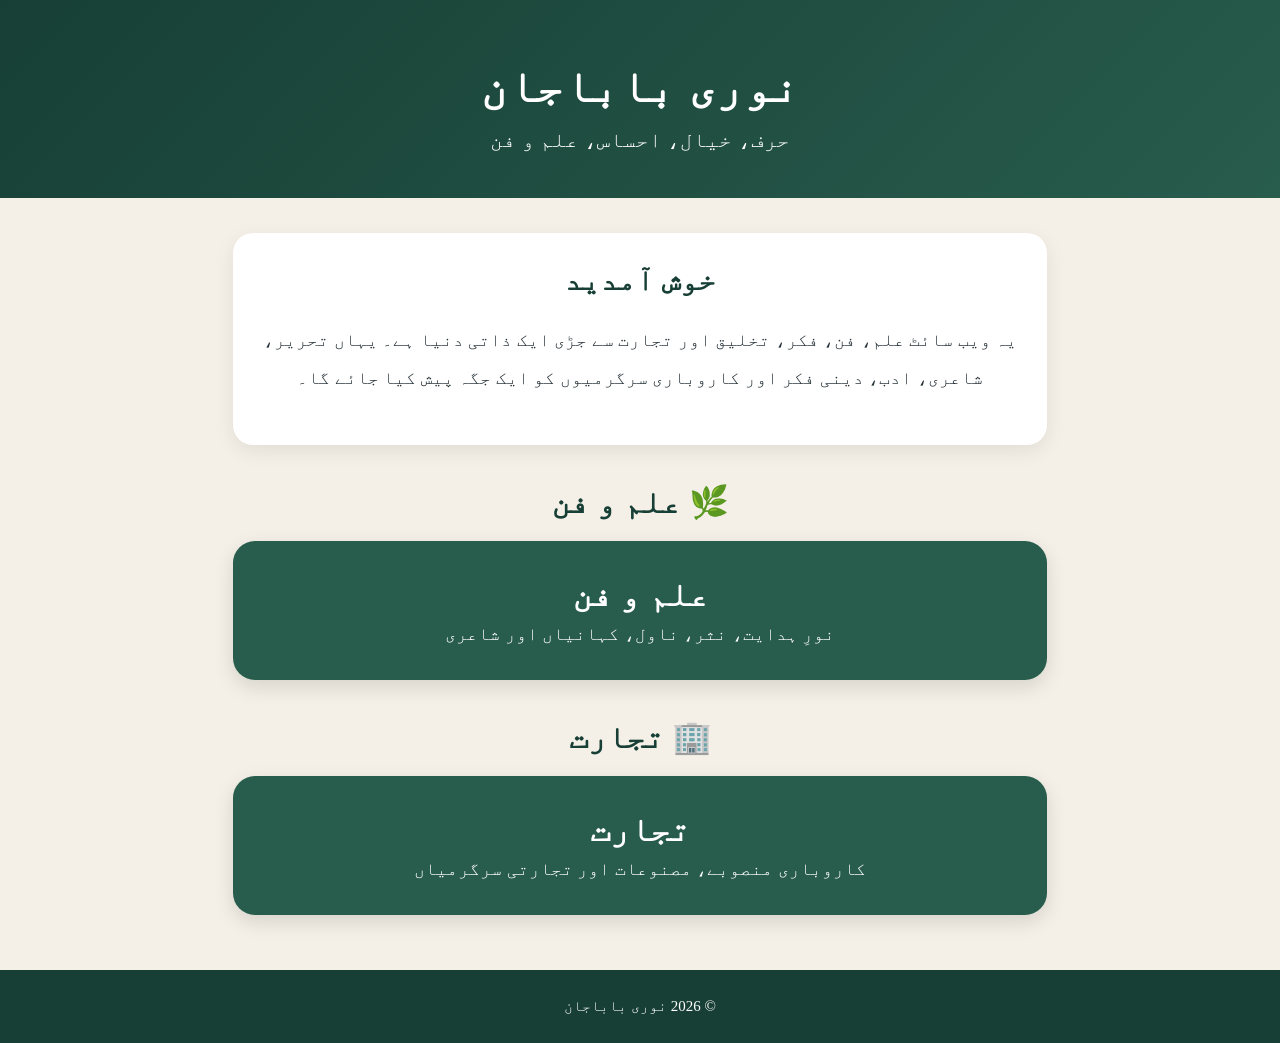
<file: index.html>
<!DOCTYPE html>
<html lang="ur" dir="rtl">

<head>
    <meta charset="UTF-8">
    <meta name="viewport" content="width=device-width, initial-scale=1.0">

    <title>نوری باباجان</title>

    <meta name="description"
        content="نوری باباجان — علم و فن اور تجارت کی ایک ذاتی ویب دنیا">

    <style>
        * {
            box-sizing: border-box;
        }

        body {
            margin: 0;
            background: #f4f0e7;
            color: #263238;
            font-family: "Noto Nastaliq Urdu", "Jameel Noori Nastaleeq", serif;
            text-align: center;
        }

        header {
            background: linear-gradient(135deg, #173f35, #285c4d);
            color: white;
            padding: 60px 20px 45px;
        }

        header h1 {
            margin: 0;
            font-size: 46px;
        }

        header p {
            margin: 15px 0 0;
            font-size: 21px;
        }

        .container {
            max-width: 850px;
            margin: 35px auto;
            padding: 0 18px;
        }

        .welcome {
            background: white;
            padding: 30px 22px;
            border-radius: 20px;
            box-shadow: 0 6px 20px rgba(0, 0, 0, 0.08);
            margin-bottom: 35px;
        }

        .welcome h2 {
            margin-top: 0;
            color: #173f35;
            font-size: 30px;
        }

        .welcome p {
            font-size: 18px;
            line-height: 2.1;
        }

        .section-title {
            color: #173f35;
            font-size: 32px;
            margin: 38px 0 20px;
        }

        .main-card {
            display: block;
            text-decoration: none;
            color: white;
            background: #285c4d;
            padding: 35px 20px;
            margin: 20px 0;
            border-radius: 22px;
            box-shadow: 0 7px 20px rgba(0, 0, 0, 0.12);
        }

        .main-card h2 {
            margin: 0 0 10px;
            font-size: 34px;
        }

        .main-card p {
            margin: 0;
            font-size: 18px;
        }

        footer {
            margin-top: 55px;
            padding: 28px 20px;
            background: #173f35;
            color: white;
            font-size: 15px;
        }

        @media (max-width: 600px) {
            header h1 {
                font-size: 38px;
            }

            header p {
                font-size: 18px;
            }

            .main-card h2 {
                font-size: 29px;
            }
        }
    </style>
</head>

<body>

    <header>
        <h1>نوری باباجان</h1>
        <p>حرف، خیال، احساس، علم و فن</p>
    </header>

    <main class="container">

        <section class="welcome">
            <h2>خوش آمدید</h2>

            <p>
                یہ ویب سائٹ علم، فن، فکر، تخلیق اور تجارت سے جڑی
                ایک ذاتی دنیا ہے۔
                یہاں تحریر، شاعری، ادب، دینی فکر اور کاروباری سرگرمیوں
                کو ایک جگہ پیش کیا جائے گا۔
            </p>
        </section>


        <h2 class="section-title">🌿 علم و فن</h2>

        <a href="ilm-o-fun/" class="main-card">
            <h2>علم و فن</h2>
            <p>نورِ ہدایت، نثر، ناول، کہانیاں اور شاعری</p>
        </a>


        <h2 class="section-title">🏢 تجارت</h2>

        <a href="tijarat/" class="main-card">
            <h2>تجارت</h2>
            <p>کاروباری منصوبے، مصنوعات اور تجارتی سرگرمیاں</p>
        </a>

    </main>


    <footer>
        © 2026 نوری باباجان
    </footer>

</body>

</html>
</file>
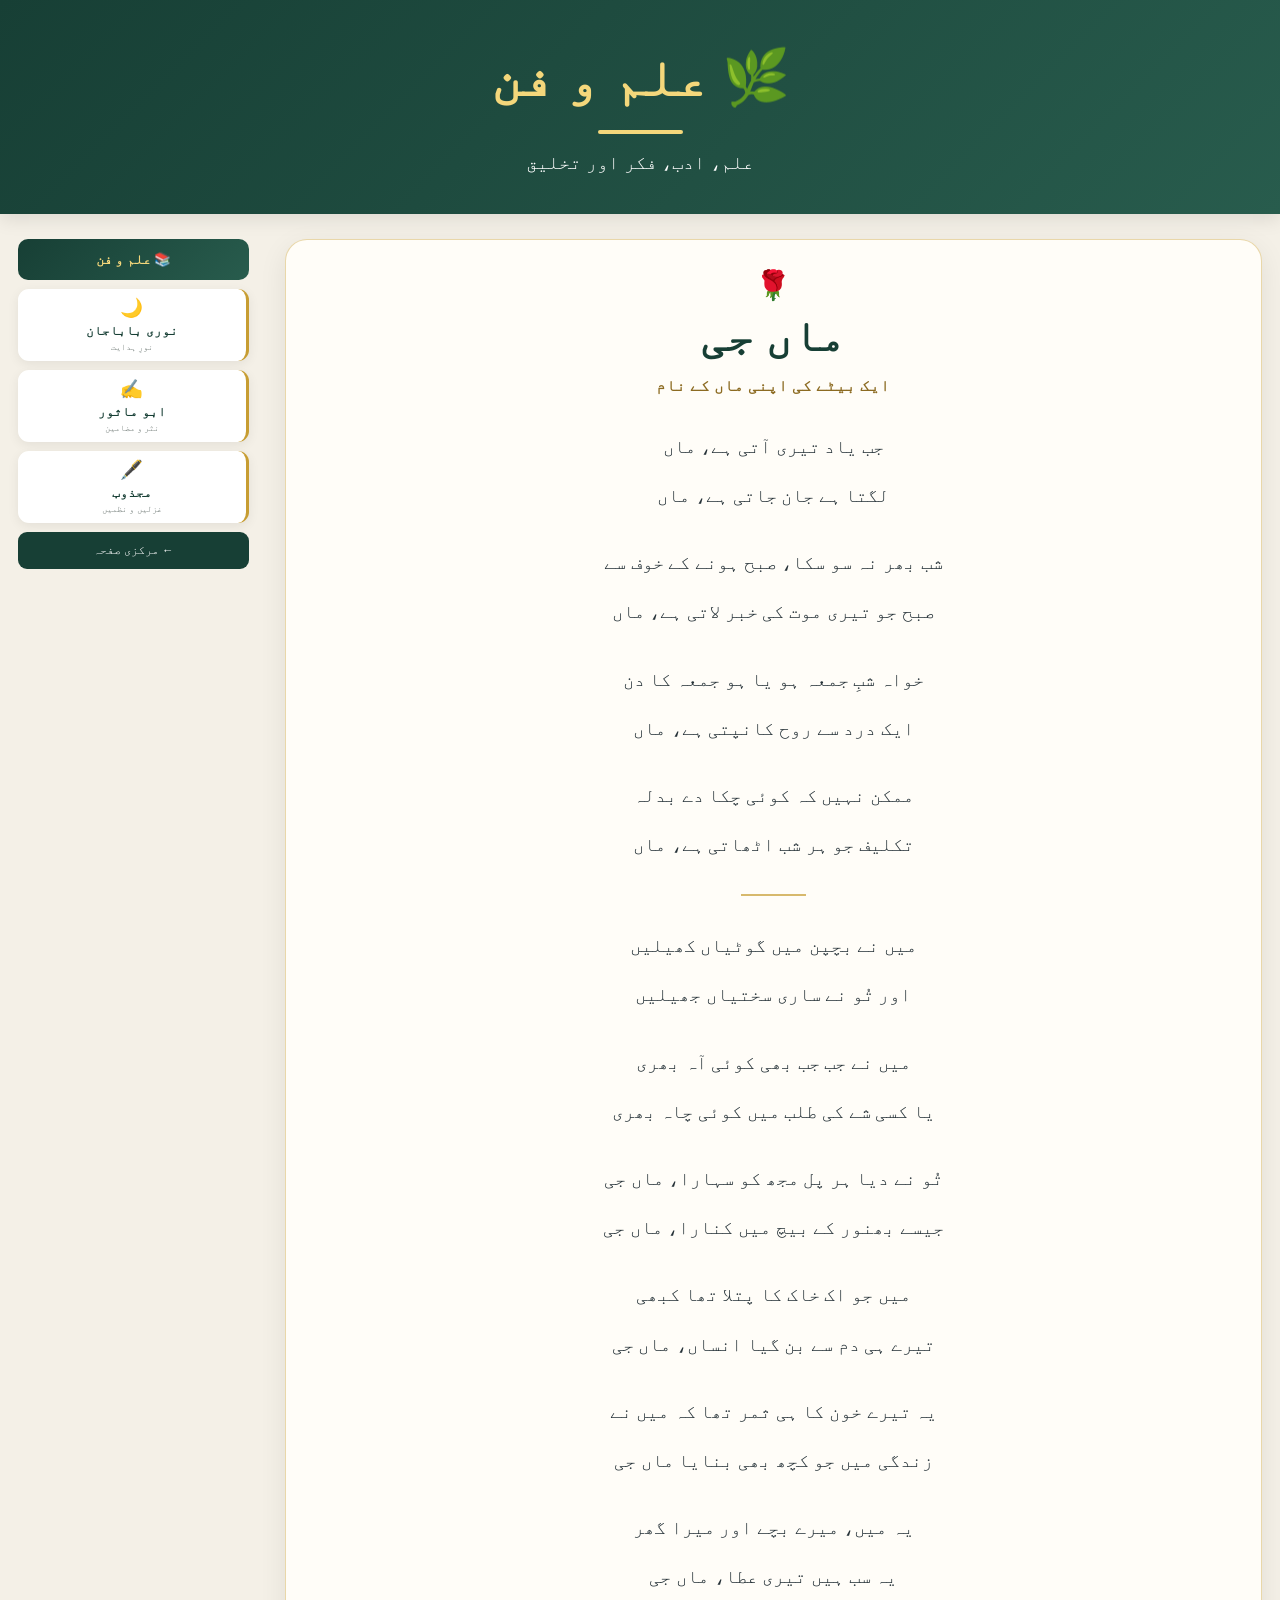
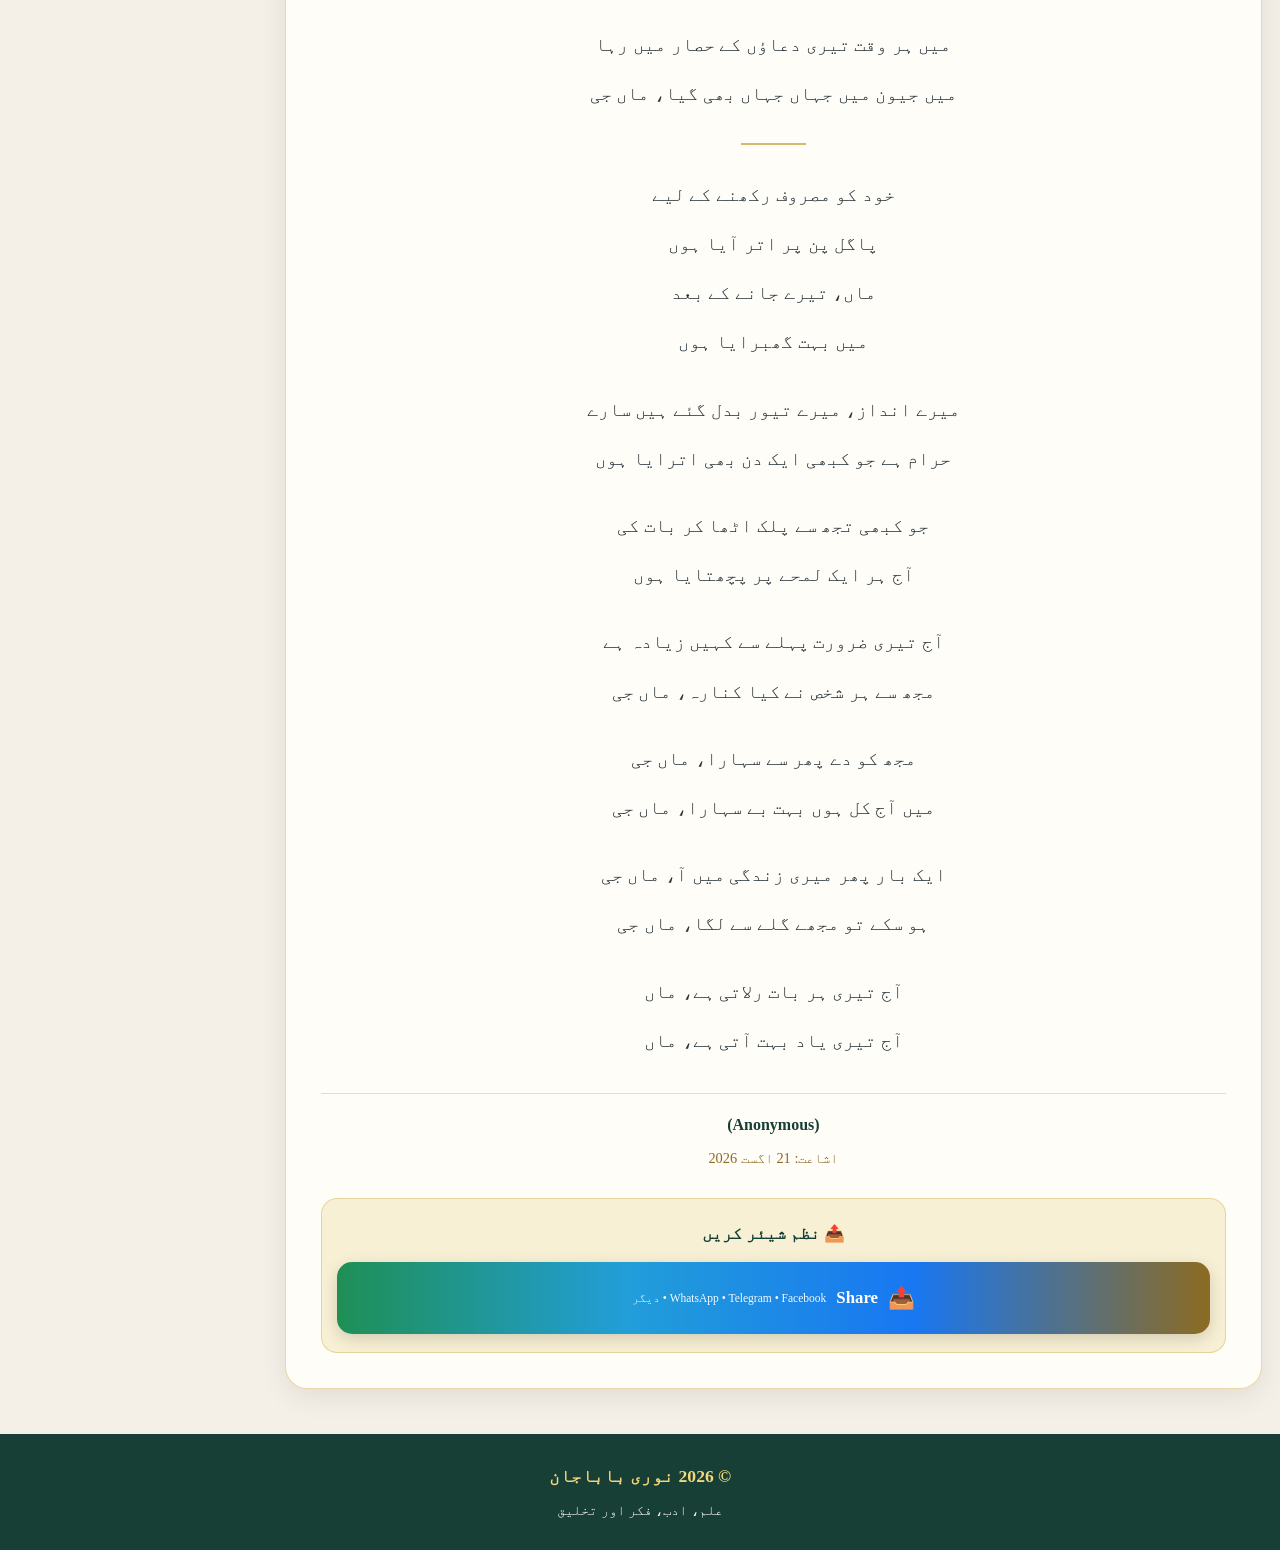
<file: ilm-o-fun/index.html>
<!DOCTYPE html>
<html lang="ur" dir="rtl">

<head>

<meta charset="UTF-8">

<meta name="viewport"
      content="width=device-width, initial-scale=1.0">

<title>علم و فن — نوری باباجان</title>

<meta name="description"
      content="علم و فن — علم، ادب، فکر اور تخلیقی اظہار">

<style>

/* =========================
   بنیادی انداز
========================= */

* {
    box-sizing: border-box;
}

html {
    scroll-behavior: smooth;
}

body {
    margin: 0;
    background: #f4f0e7;
    color: #263238;

    font-family:
        "Noto Nastaliq Urdu",
        "Jameel Noori Nastaleeq",
        serif;

    line-height: 2;
}


/* =========================
   HEADER
========================= */

header {
    background:
        linear-gradient(
            135deg,
            #173f35,
            #285c4d
        );

    color: white;
    text-align: center;

    padding: 38px 20px 32px;

    box-shadow:
        0 5px 18px rgba(0,0,0,.10);
}

header h1 {
    margin: 0;

    color: #f4d77b;

    font-size:
        clamp(2rem, 6vw, 3.4rem);

    line-height: 1.5;
}

header p {
    margin: 5px 0 0;

    color: white;

    font-size:
        clamp(.95rem, 2.5vw, 1.2rem);
}

.gold-line {
    width: 85px;
    height: 4px;

    margin: 10px auto;

    background: #f4d77b;

    border-radius: 20px;
}


/* =========================
   MAIN 20 / 80 LAYOUT
========================= */

.main-layout {

    width: 100%;

    max-width: 1450px;

    margin: 25px auto 45px;

    padding: 0 18px;

    display: grid;

    /*
       بائیں 80%
       دائیں 20%
    */

    grid-template-columns:
        80%
        20%;

    gap: 0;

    align-items: start;
}


/* =========================
   نظم — 80%
========================= */

.poem-column {

    width: 100%;

    padding-left: 18px;
}


/* =========================
   نظم کا اصل باکس
========================= */

.poem-area {

    width: 100%;

    background: #fffdf8;

    border:
        1px solid
        rgba(199,157,50,.40);

    border-radius: 22px;

    padding:
        28px 35px 35px;

    box-shadow:
        0 8px 28px
        rgba(0,0,0,.08);
}


/* =========================
   عنوان
========================= */

.poem-header {

    text-align: center;

    margin-bottom: 20px;
}

.poem-symbol {

    font-size: 1.8rem;

    line-height: 1.2;
}

.poem-header h2 {

    margin: 0;

    color: #173f35;

    font-size:
        clamp(1.9rem, 4vw, 2.8rem);

    line-height: 1.5;
}

.poem-header p {

    margin: 0;

    color: #8c6b22;

    font-size: 1rem;

    font-weight: bold;
}


/* =========================
   نظم — READ ONLY
========================= */

.poem {

    max-width: 900px;

    margin: auto;

    text-align: center;

    font-size:
        clamp(.95rem, 1.8vw, 1.16rem);

    line-height: 2.65;

    user-select: text;
}

.poem p {
    margin:
        0 0 18px;
}


/* =========================
   Separator
========================= */

.separator {

    width: 65px;

    height: 2px;

    margin:
        25px auto;

    background: #c79d32;

    opacity: .7;
}


/* =========================
   کریڈٹ
========================= */

.poem-credit {

    margin-top: 28px;

    padding-top: 15px;

    border-top:
        1px solid #e5dcc9;

    text-align: center;
}

.poem-credit strong {

    color: #173f35;

    font-size: 1rem;
}

.poem-date {

    margin-top: 3px;

    color: #8c6b22;

    font-size: .9rem;
}


/* =========================
   SHARE SECTION
========================= */

.share-box {

    margin-top: 25px;

    padding:
        18px 15px;

    background: #f8f0d4;

    border-radius: 16px;

    border:
        1px solid
        rgba(199,157,50,.35);

    text-align: center;
}

.share-title {

    margin: 0 0 12px;

    color: #173f35;

    font-size: 1.05rem;

    font-weight: bold;
}


/* =========================
   MULTI-COLOR SHARE BUTTON
========================= */

.multi-share-button {

    width: 100%;

    min-height: 72px;

    padding: 10px 15px;

    border: none;

    border-radius: 15px;

    cursor: pointer;

    color: white;

    font-family: inherit;

    background:
        linear-gradient(
            90deg,
            #1f8f55 0%,
            #229ed9 33%,
            #1877f2 66%,
            #8c6b22 100%
        );

    box-shadow:
        0 5px 16px
        rgba(0,0,0,.15);

    display: flex;

    align-items: center;

    justify-content: center;

    gap: 10px;

    transition:
        transform .18s ease,
        box-shadow .18s ease;
}

.multi-share-button:hover {

    transform:
        translateY(-2px);

    box-shadow:
        0 8px 22px
        rgba(0,0,0,.20);
}

.multi-share-button:active {

    transform:
        translateY(0);
}

.multi-share-button span {

    font-size: 1.35rem;
}

.multi-share-button strong {

    font-size: 1.05rem;
}

.multi-share-button small {

    font-size: .72rem;

    opacity: .95;
}


/* =========================
   دائیں طرف 20% TABS
========================= */

.tabs-column {

    width: 100%;

    padding-right: 18px;

    position: sticky;

    top: 15px;
}

.tabs {

    width: 100%;

    display: flex;

    flex-direction: column;

    gap: 9px;
}


/* =========================
   Tabs heading
========================= */

.tabs-title {

    background:
        linear-gradient(
            135deg,
            #173f35,
            #285c4d
        );

    color: #f4d77b;

    padding:
        7px 4px;

    border-radius: 10px;

    text-align: center;

    font-size: .85rem;

    font-weight: bold;
}


/* =========================
   Individual Tabs
========================= */

.tab {

    display: block;

    width: 100%;

    min-height: 72px;

    padding:
        8px 5px;

    background: #ffffff;

    color: #263238;

    text-decoration: none;

    text-align: center;

    border-right:
        3px solid #c79d32;

    border-radius: 11px;

    box-shadow:
        0 3px 12px
        rgba(0,0,0,.07);

    transition:
        transform .18s ease,
        box-shadow .18s ease;
}

.tab:hover {

    transform:
        translateX(-3px);

    box-shadow:
        0 6px 16px
        rgba(0,0,0,.11);
}

.tab-icon {

    display: block;

    font-size: 1.15rem;

    line-height: 1.3;
}

.tab-title {

    display: block;

    color: #173f35;

    font-size: .82rem;

    font-weight: bold;

    line-height: 1.5;
}

.tab-description {

    display: block;

    color: #66716d;

    font-size: .55rem;

    line-height: 1.4;
}


/* =========================
   مرکزی صفحہ
========================= */

.back {

    display: block;

    width: 100%;

    padding: 7px 4px;

    background: #173f35;

    color: white;

    text-decoration: none;

    text-align: center;

    border-radius: 9px;

    font-size: .72rem;
}


/* =========================
   FOOTER
========================= */

footer {

    background: #173f35;

    color: white;

    text-align: center;

    padding: 25px 15px;
}

.footer-brand {

    color: #f4d77b;

    font-size: 1.1rem;

    font-weight: bold;
}

footer p {

    margin: 3px 0 0;

    font-size: .85rem;
}


/* =========================
   TABLET / MOBILE
========================= */

@media (max-width: 900px) {

    .main-layout {

        grid-template-columns:
            80%
            20%;

        padding:
            0 8px;
    }

    .poem-column {

        padding-left: 10px;
    }

    .tabs-column {

        padding-right: 10px;
    }

    .poem-area {

        padding:
            24px 20px 30px;
    }

    .tab {

        min-height: 65px;

        padding:
            6px 3px;
    }

    .tab-icon {

        font-size: 1rem;
    }

    .tab-title {

        font-size: .72rem;
    }

    .tab-description {

        font-size: .48rem;
    }
}


/* =========================
   MOBILE
========================= */

@media (max-width: 600px) {

    .main-layout {

        display: grid;

        grid-template-columns:
            80%
            20%;

        padding:
            0 5px;

        margin-top: 15px;
    }

    .poem-column {

        padding-left: 6px;
    }

    .tabs-column {

        padding-right: 6px;
    }

    .poem-area {

        padding:
            20px 9px 25px;

        border-radius: 15px;
    }

    .poem {

        font-size: .86rem;

        line-height: 2.35;
    }

    .poem-header h2 {

        font-size: 1.65rem;
    }

    .poem-header p {

        font-size: .78rem;
    }

    .tab {

        min-height: 58px;

        border-right:
            2px solid #c79d32;

        border-radius: 8px;
    }

    .tab-icon {

        font-size: .85rem;
    }

    .tab-title {

        font-size: .62rem;

        line-height: 1.35;
    }

    .tab-description {

        display: none;
    }

    .tabs-title {

        font-size: .62rem;

        padding: 5px 2px;
    }

    .back {

        font-size: .55rem;

        padding:
            5px 2px;
    }

    .multi-share-button {

        min-height: 62px;

        padding: 8px 8px;

        gap: 6px;
    }

    .multi-share-button strong {

        font-size: .9rem;
    }

    .multi-share-button small {

        font-size: .58rem;
    }
}


/* =========================
   انتہائی چھوٹی اسکرین
========================= */

@media (max-width: 380px) {

    .main-layout {

        grid-template-columns:
            80%
            20%;
    }

    .poem {

        font-size: .79rem;

        line-height: 2.2;
    }

    .poem-area {

        padding:
            17px 7px 22px;
    }

    .tab {

        min-height: 52px;
    }

    .tab-icon {

        font-size: .75rem;
    }

    .tab-title {

        font-size: .55rem;
    }

    .tabs-title {

        font-size: .52rem;
    }

    .back {

        font-size: .48rem;
    }

    .multi-share-button {

        min-height: 55px;

        padding: 6px 4px;

        gap: 4px;
    }

    .multi-share-button span {

        font-size: .9rem;
    }

    .multi-share-button strong {

        font-size: .65rem;
    }

    .multi-share-button small {

        display: none;
    }
}

</style>

</head>


<body>


<!-- =========================
     HEADER
========================= -->

<header>

    <h1>
        🌿 علم و فن
    </h1>

    <div class="gold-line"></div>

    <p>
        علم، ادب، فکر اور تخلیق
    </p>

</header>



<!-- =========================
     MAIN 80 / 20
========================= -->

<main class="main-layout">


    <!-- =====================
         بائیں 80%
    ====================== -->

    <section class="poem-column">

        <article class="poem-area">


            <div class="poem-header">

                <div class="poem-symbol">
                    🌹
                </div>

                <h2>
                    ماں جی
                </h2>

                <p>
                    ایک بیٹے کی اپنی ماں کے نام
                </p>

            </div>



            <!-- نظم Read Only -->

            <div class="poem">


                <p>
                    جب یاد تیری آتی ہے، ماں<br>
                    لگتا ہے جان جاتی ہے، ماں
                </p>


                <p>
                    شب بھر نہ سو سکا، صبح ہونے کے خوف سے<br>
                    صبح جو تیری موت کی خبر لاتی ہے، ماں
                </p>


                <p>
                    خواہ شبِ جمعہ ہو یا ہو جمعہ کا دن<br>
                    ایک درد سے روح کانپتی ہے، ماں
                </p>


                <p>
                    ممکن نہیں کہ کوئی چکا دے بدلہ<br>
                    تکلیف جو ہر شب اٹھاتی ہے، ماں
                </p>


                <div class="separator"></div>


                <p>
                    میں نے بچپن میں گوٹیاں کھیلیں<br>
                    اور تُو نے ساری سختیاں جھیلیں
                </p>


                <p>
                    میں نے جب جب بھی کوئی آہ بھری<br>
                    یا کسی شے کی طلب میں کوئی چاہ بھری
                </p>


                <p>
                    تُو نے دیا ہر پل مجھ کو سہارا، ماں جی<br>
                    جیسے بھنور کے بیچ میں کنارا، ماں جی
                </p>


                <p>
                    میں جو اک خاک کا پتلا تھا کبھی<br>
                    تیرے ہی دم سے بن گیا انساں، ماں جی
                </p>


                <p>
                    یہ تیرے خون کا ہی ثمر تھا کہ میں نے<br>
                    زندگی میں جو کچھ بھی بنایا ماں جی
                </p>


                <p>
                    یہ میں، میرے بچے اور میرا گھر<br>
                    یہ سب ہیں تیری عطا، ماں جی
                </p>


                <p>
                    میں ہر وقت تیری دعاؤں کے حصار میں رہا<br>
                    میں جیون میں جہاں جہاں بھی گیا، ماں جی
                </p>


                <div class="separator"></div>


                <p>
                    خود کو مصروف رکھنے کے لیے<br>
                    پاگل پن پر اتر آیا ہوں<br>
                    ماں، تیرے جانے کے بعد<br>
                    میں بہت گھبرایا ہوں
                </p>


                <p>
                    میرے انداز، میرے تیور بدل گئے ہیں سارے<br>
                    حرام ہے جو کبھی ایک دن بھی اترایا ہوں
                </p>


                <p>
                    جو کبھی تجھ سے پلک اٹھا کر بات کی<br>
                    آج ہر ایک لمحے پر پچھتایا ہوں
                </p>


                <p>
                    آج تیری ضرورت پہلے سے کہیں زیادہ ہے<br>
                    مجھ سے ہر شخص نے کیا کنارہ، ماں جی
                </p>


                <p>
                    مجھ کو دے پھر سے سہارا، ماں جی<br>
                    میں آج کل ہوں بہت بے سہارا، ماں جی
                </p>


                <p>
                    ایک بار پھر میری زندگی میں آ، ماں جی<br>
                    ہو سکے تو مجھے گلے سے لگا، ماں جی
                </p>


                <p>
                    آج تیری ہر بات رلاتی ہے، ماں<br>
                    آج تیری یاد بہت آتی ہے، ماں
                </p>


            </div>



            <!-- =====================
                 CREDIT
            ====================== -->

            <div class="poem-credit">

                <strong>
                    (Anonymous)
                </strong>

                <div class="poem-date">
                    اشاعت: 21 اگست 2026
                </div>

            </div>



            <!-- =====================
                 SINGLE SHARE
            ====================== -->

            <div class="share-box">

                <div class="share-title">
                    📤 نظم شیئر کریں
                </div>


                <button
                    type="button"
                    class="multi-share-button"
                    onclick="sharePoem()"
                >

                    <span>
                        📤
                    </span>

                    <strong>
                        Share
                    </strong>

                    <small>
                        WhatsApp • Telegram • Facebook • دیگر
                    </small>

                </button>

            </div>


        </article>

    </section>



    <!-- =====================
         دائیں 20%
    ====================== -->

    <aside class="tabs-column">

        <nav class="tabs">


            <div class="tabs-title">
                📚 علم و فن
            </div>


            <a
                href="noor-hidayat/"
                class="tab"
            >

                <span class="tab-icon">
                    🌙
                </span>

                <span class="tab-title">
                    نوری باباجان
                </span>

                <span class="tab-description">
                    نورِ ہدایت
                </span>

            </a>


            <a
                href="abu-masoor/"
                class="tab"
            >

                <span class="tab-icon">
                    ✍️
                </span>

                <span class="tab-title">
                    ابو ماثور
                </span>

                <span class="tab-description">
                    نثر و مضامین
                </span>

            </a>


            <a
                href="majzoob/"
                class="tab"
            >

                <span class="tab-icon">
                    🖋️
                </span>

                <span class="tab-title">
                    مجذوب
                </span>

                <span class="tab-description">
                    غزلیں و نظمیں
                </span>

            </a>


            <a
                href="../"
                class="back"
            >
                ← مرکزی صفحہ
            </a>


        </nav>

    </aside>


</main>



<!-- =========================
     FOOTER
========================= -->

<footer>

    <div class="footer-brand">
        © 2026 نوری باباجان
    </div>

    <p>
        علم، ادب، فکر اور تخلیق
    </p>

</footer>



<script>

/* =========================
   UNIVERSAL SHARE
   Native Share → WhatsApp Fallback
========================= */

async function sharePoem() {

    const title =
        document.querySelector(".poem-header h2")
            .innerText
            .trim();

    const subtitle =
        document.querySelector(".poem-header p")
            .innerText
            .trim();

    const poem =
        document.querySelector(".poem")
            .innerText
            .trim();

    const credit =
        document.querySelector(".poem-credit strong")
            .innerText
            .trim();

    const date =
        document.querySelector(".poem-date")
            .innerText
            .trim();

    const pageLink =
        window.location.href;


    /* =========================
       مکمل Share Text
    ========================= */

    const shareText =

        "🌹 " +
        title +

        "\n" +

        subtitle +

        "\n\n" +

        poem +

        "\n\n" +

        credit +

        "\n" +

        date +

        "\n\n" +

        "📚 علم و فن — نوری باباجان";


    /* =========================
       Native Mobile Share
    ========================= */

    if (navigator.share) {

        try {

            await navigator.share({

                title:
                    title +
                    " — " +
                    subtitle,

                text:
                    shareText,

                url:
                    pageLink

            });

            return;

        }

        catch (error) {

            /*
               اگر صارف Share Sheet بند کردے
               تو کچھ نہیں ہوگا۔
            */

            if (
                error.name ===
                "AbortError"
            ) {

                return;

            }

        }

    }


    /* =========================
       WhatsApp Fallback
    ========================= */

    const whatsappURL =

        "https://wa.me/?text=" +

        encodeURIComponent(

            shareText +

            "\n\n" +

            pageLink

        );


    window.open(

        whatsappURL,

        "_blank",

        "noopener,noreferrer"

    );

}

</script>


</body>

   </html>
</file>
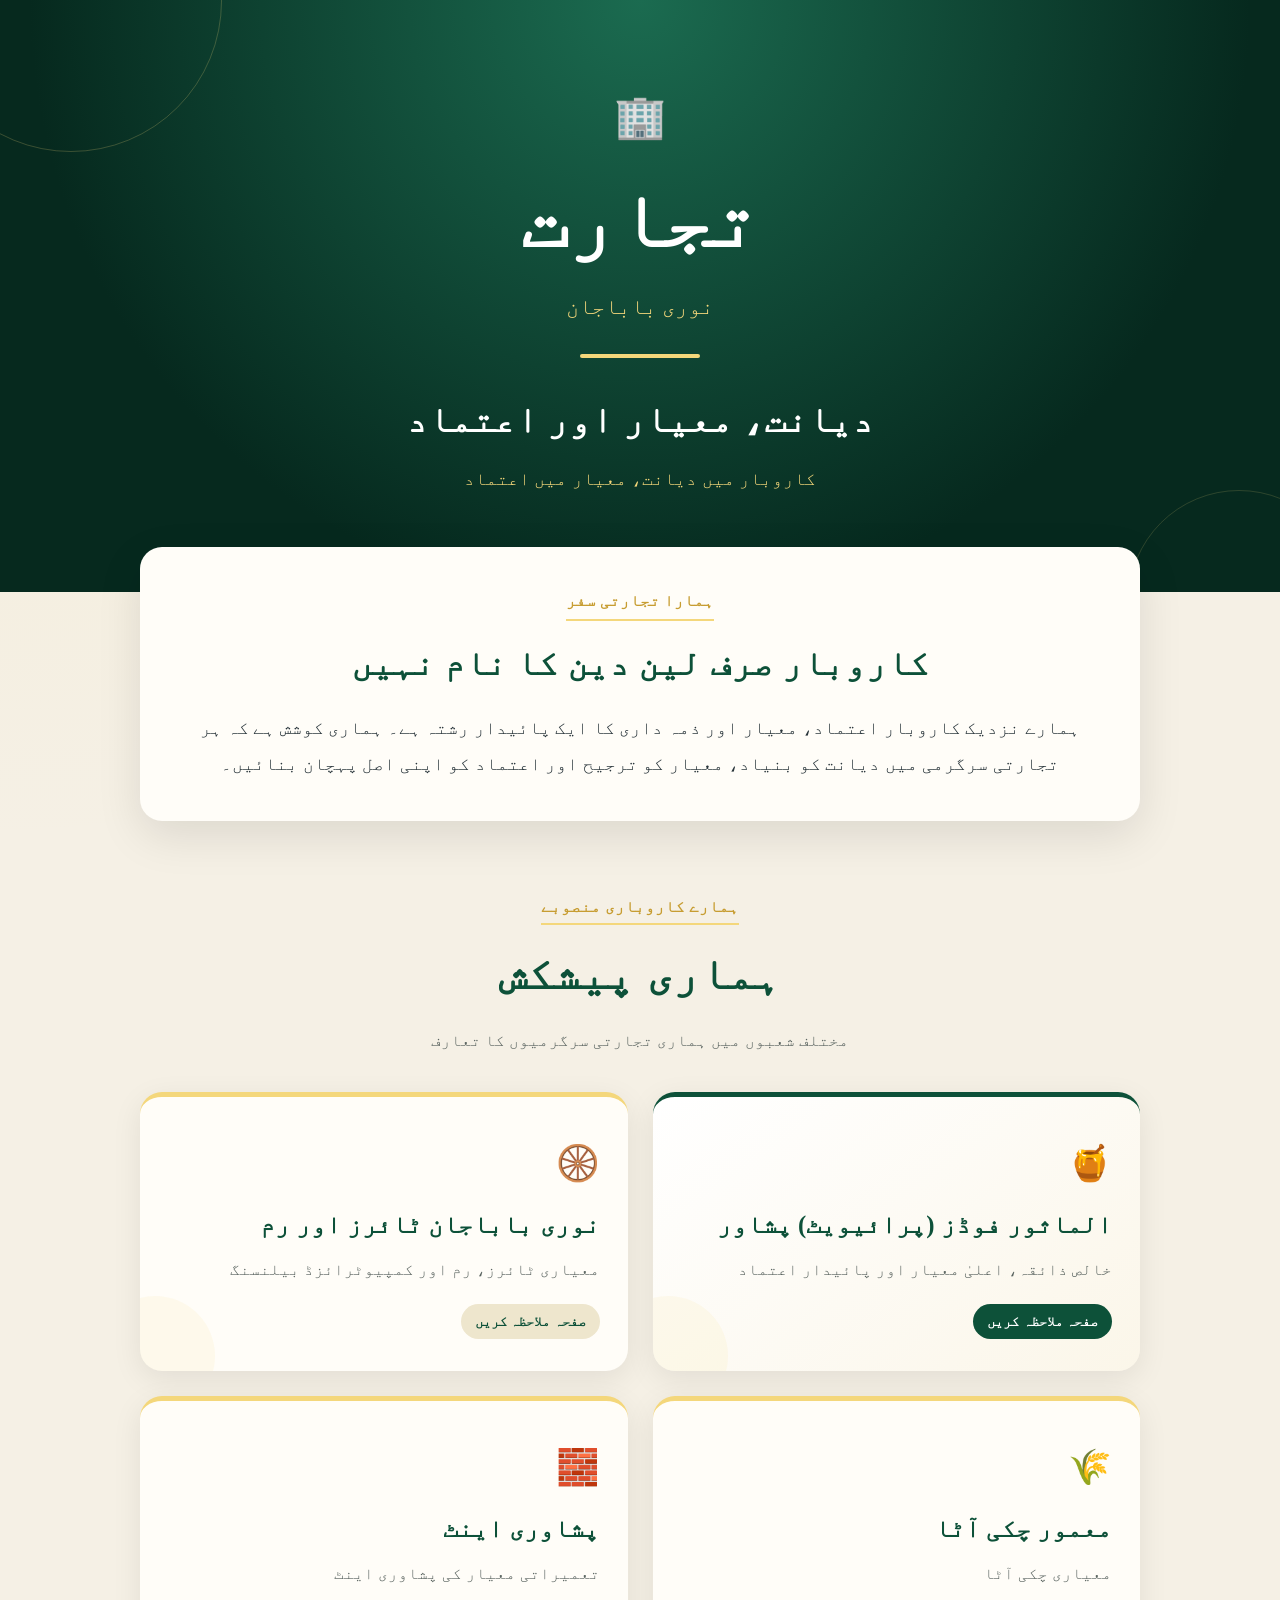
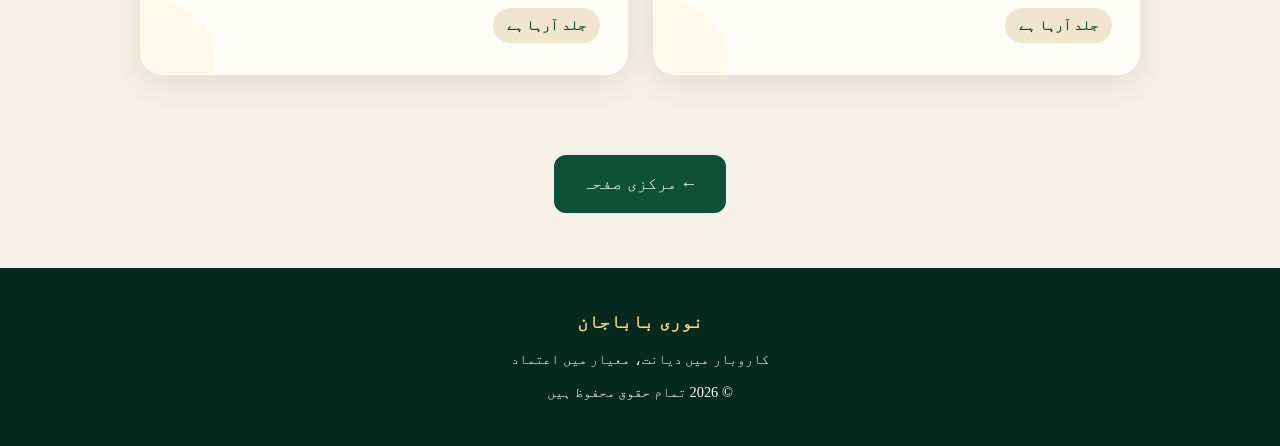
<file: tijarat/index.html>
<!DOCTYPE html>
<html lang="ur" dir="rtl">

<head>
    <meta charset="UTF-8">
    <meta name="viewport" content="width=device-width, initial-scale=1.0">

    <title>تجارت — نوری باباجان</title>

    <meta name="description"
        content="نوری باباجان — تجارت، کاروباری منصوبوں اور معیاری مصنوعات کا تعارف۔">

    <style>

        :root {
            --green-dark: #06291e;
            --green: #0d5139;
            --green-light: #1b6b50;

            --gold: #f4d77b;
            --gold-dark: #c79d32;

            --cream: #f5f0e5;
            --paper: #fffdf8;
            --text: #263238;

            --radius: 22px;
            --max-width: 1000px;
        }


        * {
            box-sizing: border-box;
        }


        html {
            scroll-behavior: smooth;
        }


        body {
            margin: 0;

            background:
                radial-gradient(
                    circle at top left,
                    rgba(244, 215, 123, .12),
                    transparent 35%
                ),
                var(--cream);

            color: var(--text);

            font-family:
                "Noto Nastaliq Urdu",
                "Jameel Noori Nastaleeq",
                serif;

            line-height: 2;

            text-align: right;
        }


        /* HERO */

        header {
            position: relative;

            overflow: hidden;

            background:
                radial-gradient(
                    circle at top,
                    var(--green-light),
                    var(--green-dark) 70%
                );

            color: white;

            padding: 75px 20px 95px;

            text-align: center;
        }


        header::before {
            content: "";

            position: absolute;

            width: 300px;
            height: 300px;

            border: 1px solid rgba(244, 215, 123, .22);

            border-radius: 50%;

            top: -150px;
            left: -80px;
        }


        header::after {
            content: "";

            position: absolute;

            width: 220px;
            height: 220px;

            border: 1px solid rgba(244, 215, 123, .16);

            border-radius: 50%;

            bottom: -120px;
            right: -70px;
        }


        .hero-content {
            position: relative;

            z-index: 2;

            max-width: 850px;

            margin: auto;
        }


        .hero-icon {
            font-size: 42px;

            margin-bottom: 5px;
        }


        header h1 {
            margin: 0;

            font-size: clamp(3rem, 8vw, 5rem);

            line-height: 1.4;

            font-weight: 800;
        }


        header .subtitle {
            margin: 10px 0 0;

            color: var(--gold);

            font-size: 1.35rem;
        }


        .gold-line {
            width: 120px;
            height: 4px;

            margin: 25px auto;

            background: var(--gold);

            border-radius: 20px;
        }


        .tagline {
            margin: 0;

            font-size: clamp(1.5rem, 4vw, 2.3rem);

            font-weight: 700;
        }


        .tagline-small {
            margin: 5px 0 0;

            color: var(--gold);

            font-size: 1.1rem;
        }


        /* MAIN */

        .container {
            width: min(100% - 36px, var(--max-width));

            margin-inline: auto;
        }


        .intro {
            position: relative;

            margin-top: -45px;

            z-index: 5;

            background: var(--paper);

            padding: 38px 35px;

            border-radius: var(--radius);

            box-shadow:
                0 15px 45px rgba(0, 0, 0, .10);

            text-align: center;
        }


        .intro-label {
            display: inline-block;

            color: var(--gold-dark);

            font-weight: 700;

            border-bottom: 2px solid var(--gold);

            padding-bottom: 2px;
        }


        .intro h2 {
            margin: 8px 0 12px;

            color: var(--green);

            font-size: clamp(1.6rem, 4vw, 2.2rem);
        }


        .intro p {
            margin: 0;

            font-size: 1.12rem;
        }


        /* BUSINESS SECTION */

        .business-section {
            padding: 70px 0;
        }


        .section-heading {
            text-align: center;

            margin-bottom: 35px;
        }


        .section-heading span {
            display: inline-block;

            color: var(--gold-dark);

            font-weight: 700;

            border-bottom: 2px solid var(--gold);
        }


        .section-heading h2 {
            margin: 5px 0;

            color: var(--green);

            font-size: clamp(2rem, 5vw, 2.8rem);
        }


        .section-heading p {
            margin: 0;

            font-size: 1rem;

            color: #59635f;
        }


        /* CARDS */

        .business-grid {
            display: grid;

            grid-template-columns:
                repeat(2, 1fr);

            gap: 25px;
        }


        .business-card {
            position: relative;

            display: block;

            overflow: hidden;

            background: var(--paper);

            color: var(--text);

            text-decoration: none;

            padding: 32px 28px;

            min-height: 210px;

            border-radius: var(--radius);

            border-top: 5px solid var(--gold);

            box-shadow:
                0 8px 30px rgba(0, 0, 0, .08);

            transition:
                transform .2s ease,
                box-shadow .2s ease;
        }


        .business-card:hover {
            transform: translateY(-6px);

            box-shadow:
                0 16px 38px rgba(0, 0, 0, .13);
        }


        .business-card::after {
            content: "";

            position: absolute;

            width: 120px;
            height: 120px;

            border-radius: 50%;

            background: rgba(244, 215, 123, .10);

            left: -45px;
            bottom: -45px;
        }


        .business-icon {
            font-size: 35px;

            margin-bottom: 5px;
        }


        .business-card h3 {
            margin: 0 0 8px;

            color: var(--green);

            font-size: 1.55rem;

            line-height: 1.7;
        }


        .business-card p {
            margin: 0;

            font-size: 1rem;

            color: #59635f;
        }


        .active-card {
            border-top-color: var(--green);

            background:
                linear-gradient(
                    145deg,
                    #ffffff,
                    #fbf6e9
                );
        }


        .active-card .status {
            background: var(--green);

            color: white;
        }


        .status {
            display: inline-block;

            margin-top: 18px;

            padding: 4px 14px;

            border-radius: 30px;

            background: #eee6cd;

            color: var(--green);

            font-size: .85rem;

            font-weight: 700;
        }


        /* BACK BUTTON */

        .back-wrapper {
            text-align: center;

            padding: 10px 0 55px;
        }


        .back {
            display: inline-block;

            padding: 12px 28px;

            background: var(--green);

            color: white;

            text-decoration: none;

            border-radius: 12px;

            font-size: 1.05rem;

            transition: background .2s ease;
        }


        .back:hover {
            background: var(--green-light);
        }


        /* FOOTER */

        footer {
            background: var(--green-dark);

            color: white;

            padding: 35px 20px;

            text-align: center;
        }


        .footer-brand {
            color: var(--gold);

            font-size: 1.2rem;

            font-weight: 700;
        }


        footer p {
            margin: 4px 0;

            font-size: .9rem;
        }


        /* MOBILE */

        @media (max-width: 700px) {

            header {
                padding: 60px 18px 80px;
            }


            header h1 {
                font-size: 3rem;
            }


            .hero-icon {
                font-size: 35px;
            }


            .tagline {
                font-size: 1.5rem;
            }


            .intro {
                padding: 30px 22px;

                margin-top: -35px;
            }


            .business-section {
                padding: 50px 0;
            }


            .business-grid {
                grid-template-columns: 1fr;
            }


            .business-card {
                min-height: auto;

                padding: 28px 24px;
            }

        }


        @media (max-width: 400px) {

            .container {
                width: min(100% - 24px, var(--max-width));
            }


            header h1 {
                font-size: 2.5rem;
            }


            .intro p {
                font-size: 1rem;
            }


            .business-card h3 {
                font-size: 1.35rem;
            }

        }

    </style>

</head>


<body>


<header>

    <div class="hero-content">

        <div class="hero-icon">
            🏢
        </div>

        <h1>
            تجارت
        </h1>

        <div class="subtitle">
            نوری باباجان
        </div>

        <div class="gold-line"></div>

        <p class="tagline">
            دیانت، معیار اور اعتماد
        </p>

        <p class="tagline-small">
            کاروبار میں دیانت، معیار میں اعتماد
        </p>

    </div>

</header>


<main>


    <section class="intro container">

        <span class="intro-label">
            ہمارا تجارتی سفر
        </span>

        <h2>
            کاروبار صرف لین دین کا نام نہیں
        </h2>

        <p>
            ہمارے نزدیک کاروبار اعتماد، معیار اور ذمہ داری کا ایک پائیدار رشتہ ہے۔
            ہماری کوشش ہے کہ ہر تجارتی سرگرمی میں دیانت کو بنیاد، معیار کو ترجیح
            اور اعتماد کو اپنی اصل پہچان بنائیں۔
        </p>

    </section>


    <section class="business-section container">

        <div class="section-heading">

            <span>
                ہمارے کاروباری منصوبے
            </span>

            <h2>
                ہماری پیشکش
            </h2>

            <p>
                مختلف شعبوں میں ہماری تجارتی سرگرمیوں کا تعارف
            </p>

        </div>


        <div class="business-grid">


            <!-- الماثور فوڈز -->

            <a
                href="https://nooribabajan.github.io/tijarat/al-mathoor-foods/"
                class="business-card active-card"
            >

                <div class="business-icon">
                    🍯
                </div>

                <h3>
                    الماثور فوڈز (پرائیویٹ) پشاور
                </h3>

                <p>
                    خالص ذائقہ، اعلیٰ معیار اور پائیدار اعتماد
                </p>

                <span class="status">
                    صفحہ ملاحظہ کریں
                </span>

            </a>


            <!-- نوری باباجان ٹائر اور رم -->

            <a href="https://nooribabajan.github.io/tijarat/nooribabajan-tyres/" class="business-card">

                <div class="business-icon">
                    🛞
                </div>

                <h3>
                    نوری باباجان ٹائرز اور رم
                </h3>

                <p>
                    معیاری ٹائرز، رم اور کمپیوٹرائزڈ بیلنسنگ
                </p>

                <span class="status">
                    صفحہ ملاحظہ کریں
                </span>

            </a>


            <!-- معمور چکی آٹا -->

            <div class="business-card">

                <div class="business-icon">
                    🌾
                </div>

                <h3>
                    معمور چکی آٹا
                </h3>

                <p>
                    معیاری چکی آٹا
                </p>

                <span class="status">
                    جلد آرہا ہے
                </span>

            </div>


            <!-- پشاوری اینٹ -->

            <div class="business-card">

                <div class="business-icon">
                    🧱
                </div>

                <h3>
                    پشاوری اینٹ
                </h3>

                <p>
                    تعمیراتی معیار کی پشاوری اینٹ
                </p>

                <span class="status">
                    جلد آرہا ہے
                </span>

            </div>


        </div>

    </section>


    <div class="back-wrapper">

        <a href="../" class="back">
            ← مرکزی صفحہ
        </a>

    </div>


</main>


<footer>

    <div class="footer-brand">
        نوری باباجان
    </div>

    <p>
        کاروبار میں دیانت، معیار میں اعتماد
    </p>

    <p>
        © 2026 تمام حقوق محفوظ ہیں
    </p>

</footer>


</body>

    </html>
</file>
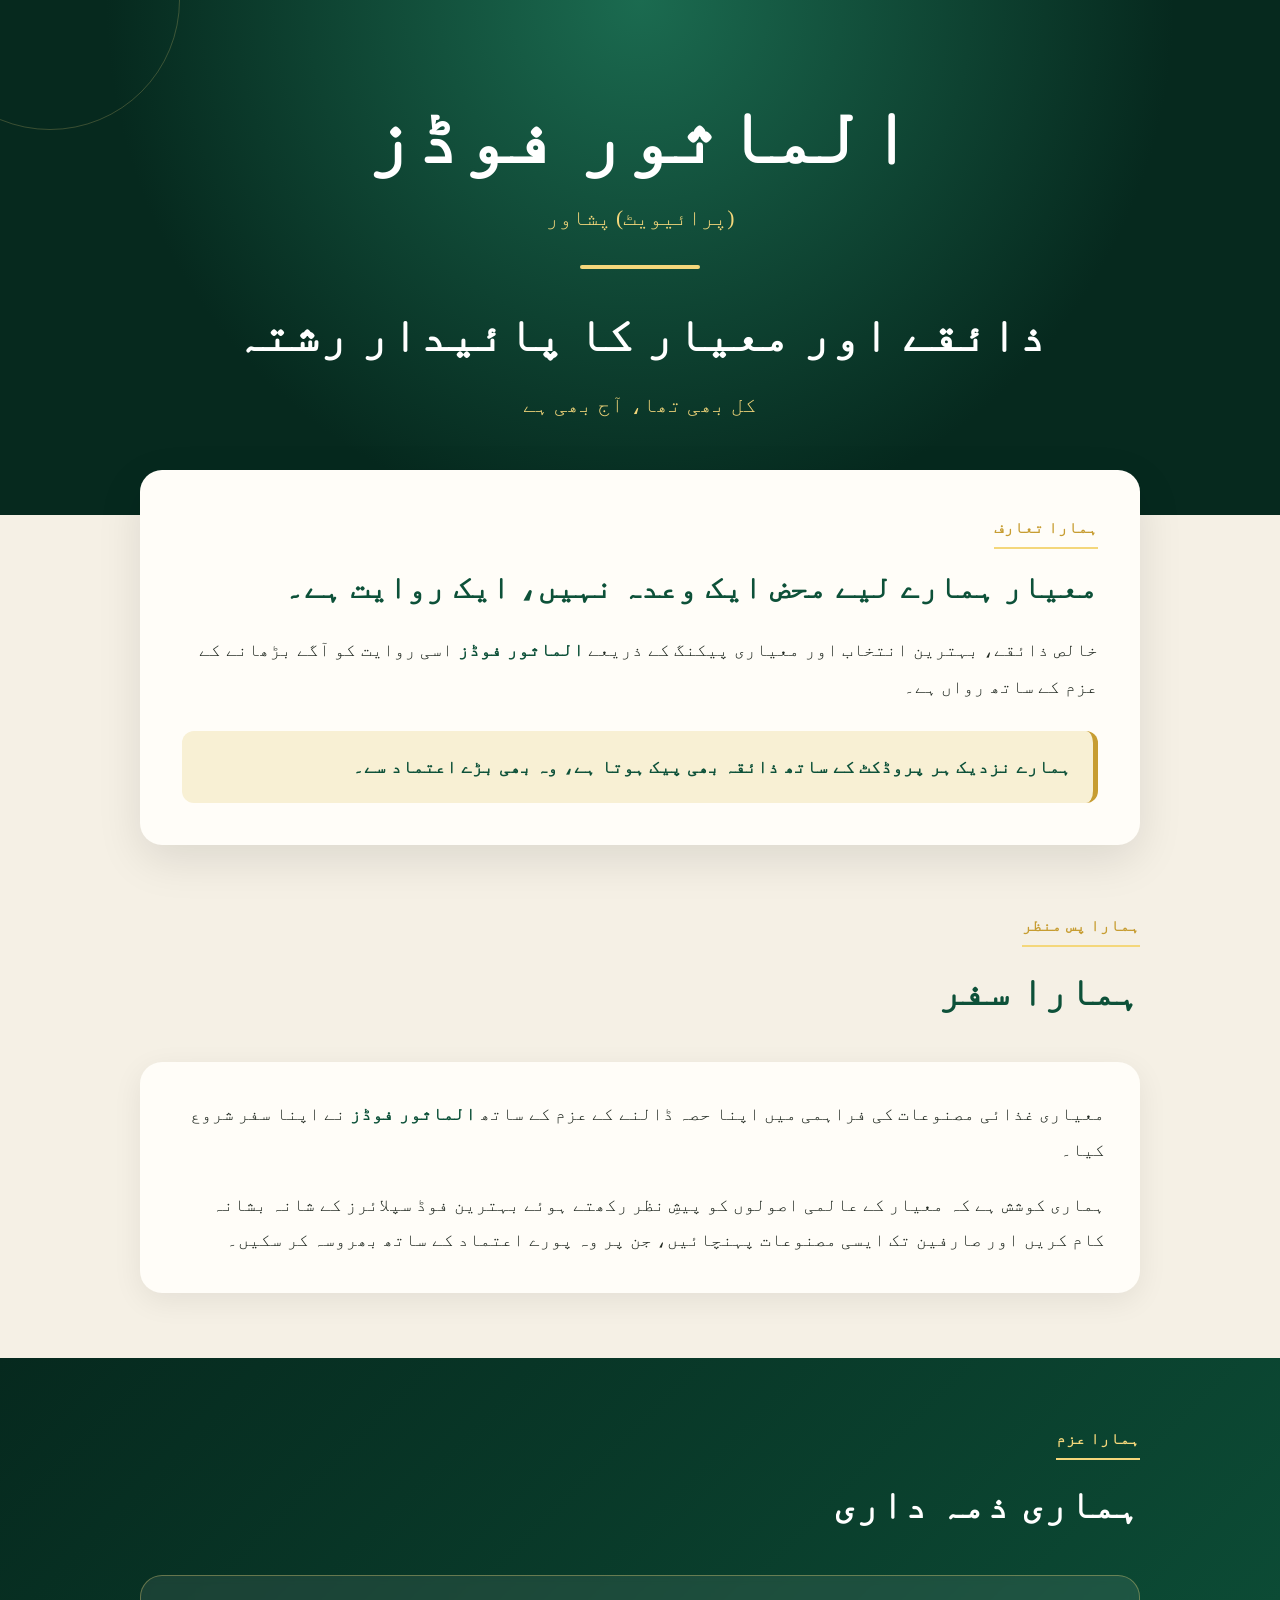
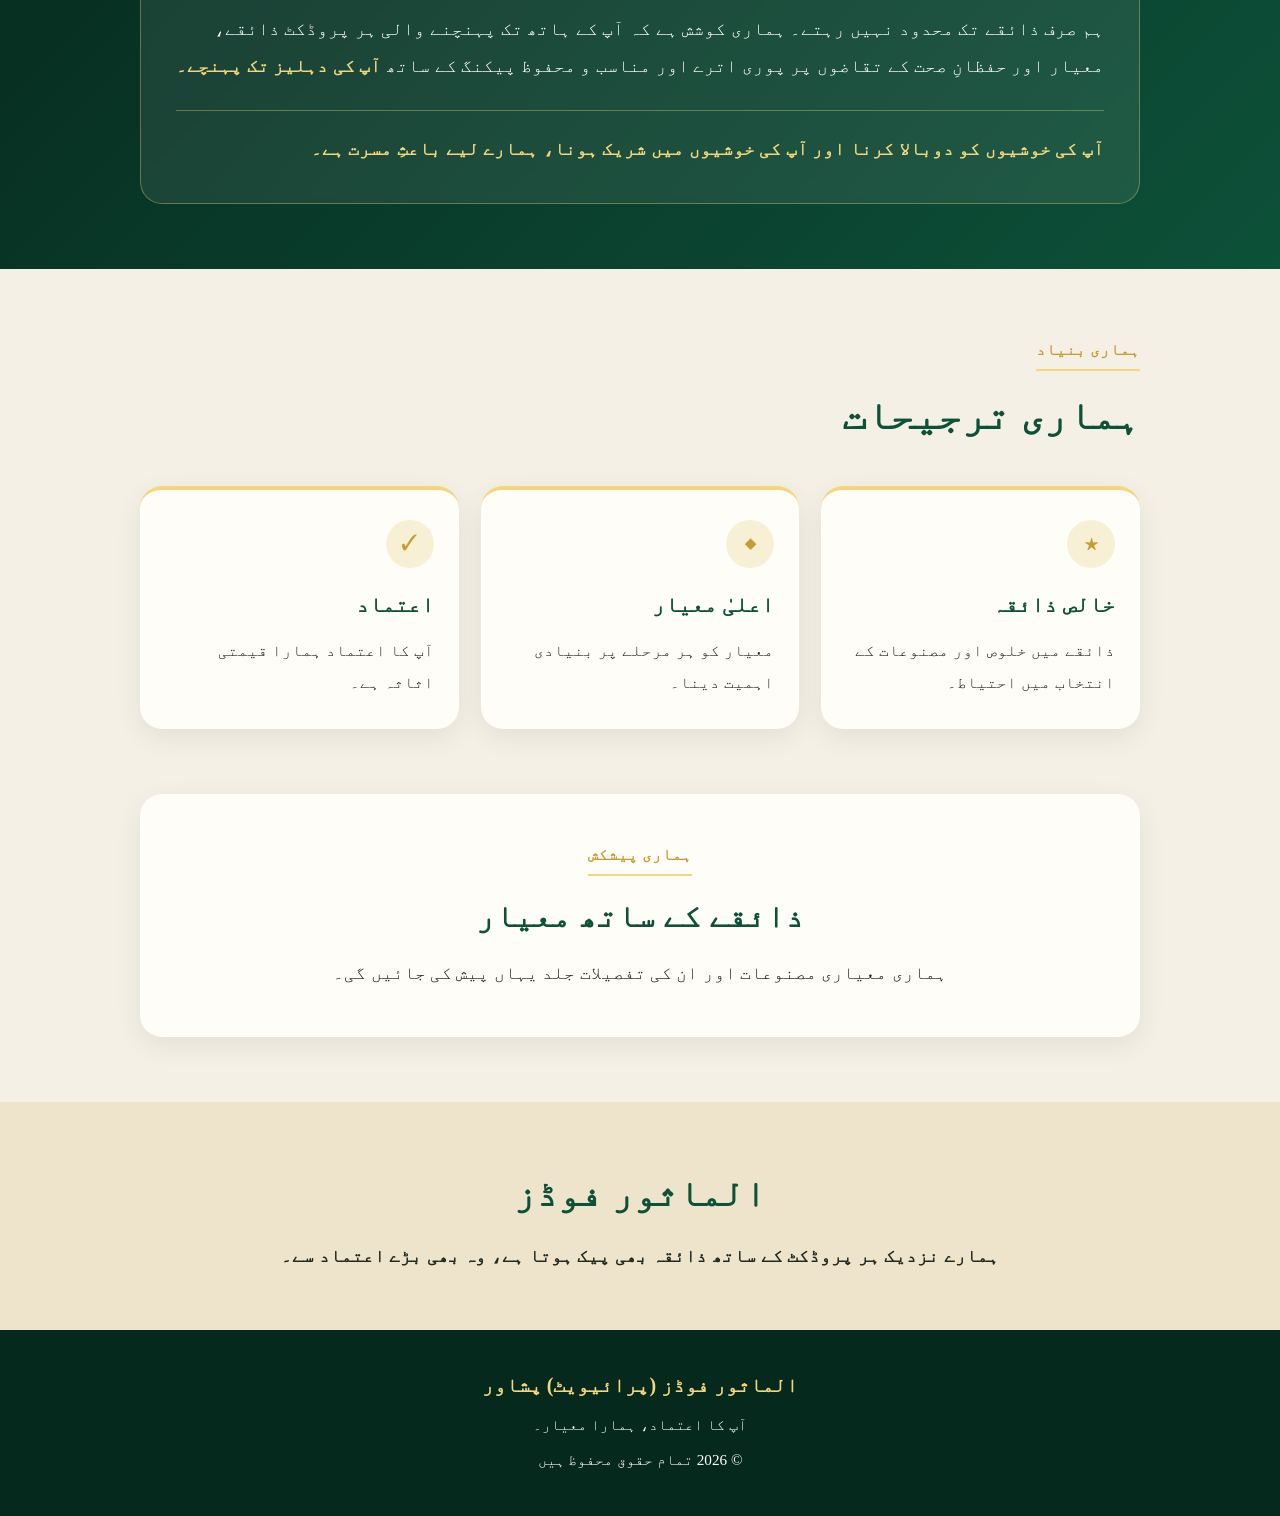
<file: tijarat/al-mathoor-foods/index.html>
<!DOCTYPE html>
<html lang="ur" dir="rtl">

<head>
  <meta charset="utf-8">
  <meta name="viewport" content="width=device-width, initial-scale=1">

  <title>الماثور فوڈز (پرائیویٹ) پشاور — ذائقے اور معیار</title>

  <meta name="description"
        content="الماثور فوڈز (پرائیویٹ) پشاور — ذائقے اور معیار کا پائیدار رشتہ۔ معیاری غذائی مصنوعات، محفوظ پیکنگ اور قابلِ اعتماد معیار۔">

  <link rel="canonical"
        href="https://nooribabajan.github.io/tijarat/al-mathoor-foods/">

  <meta property="og:locale" content="ur_PK">
  <meta property="og:type" content="website">
  <meta property="og:title" content="الماثور فوڈز (پرائیویٹ) پشاور">
  <meta property="og:description"
        content="ذائقے اور معیار کا پائیدار رشتہ — کل بھی تھا، آج بھی ہے۔">
  <meta property="og:url"
        content="https://nooribabajan.github.io/tijarat/al-mathoor-foods/">

  <meta name="twitter:card" content="summary_large_image">

  <link rel="icon" href="/favicon.ico">

  <link rel="stylesheet" href="./style.css">

  <script type="application/ld+json">
  {
    "@context": "https://schema.org",
    "@type": "Organization",
    "@id": "https://nooribabajan.github.io/tijarat/al-mathoor-foods/",
    "name": "الماثور فوڈز (پرائیویٹ) پشاور",
    "url": "https://nooribabajan.github.io/tijarat/al-mathoor-foods/",
    "description": "الماثور فوڈز — ذائقے اور معیار کا پائیدار رشتہ۔"
  }
  </script>

</head>

<body>

<a class="skip-link" href="#content">
  بہت ضروری: مواد تک جائیں
</a>


<header class="hero">

  <div class="hero-inner">

    <div class="company-mark">
      الماثور فوڈز
    </div>

    <div class="company">
      (پرائیویٹ) پشاور
    </div>

    <div class="gold-line"></div>

    <h1 class="tagline">
      ذائقے اور معیار کا پائیدار رشتہ
    </h1>

    <p class="tagline-small">
      کل بھی تھا، آج بھی ہے
    </p>

  </div>

</header>


<main id="content">


  <section class="intro container">

    <span class="section-label">
      ہمارا تعارف
    </span>

    <h2>
      معیار ہمارے لیے محض ایک وعدہ نہیں، ایک روایت ہے۔
    </h2>

    <p>
      خالص ذائقے، بہترین انتخاب اور معیاری پیکنگ کے ذریعے
      <strong>الماثور فوڈز</strong>
      اسی روایت کو آگے بڑھانے کے عزم کے ساتھ رواں ہے۔
    </p>

    <div class="trust-message">
      ہمارے نزدیک ہر پروڈکٹ کے ساتھ ذائقہ بھی پیک ہوتا ہے،
      وہ بھی بڑے اعتماد سے۔
    </div>

  </section>


  <section class="section container">

    <div class="section-heading">

      <span class="section-label">
        ہمارا پس منظر
      </span>

      <h2>
        ہمارا سفر
      </h2>

    </div>

    <div class="story-card">

      <p>
        معیاری غذائی مصنوعات کی فراہمی میں اپنا حصہ ڈالنے کے عزم کے ساتھ
        <strong>الماثور فوڈز</strong> نے اپنا سفر شروع کیا۔
      </p>

      <p>
        ہماری کوشش ہے کہ معیار کے عالمی اصولوں کو پیشِ نظر رکھتے ہوئے
        بہترین فوڈ سپلائرز کے شانہ بشانہ کام کریں اور صارفین تک ایسی
        مصنوعات پہنچائیں، جن پر وہ پورے اعتماد کے ساتھ بھروسہ کر سکیں۔
      </p>

    </div>

  </section>


  <section class="section responsibility">

    <div class="container">

      <div class="section-heading light">

        <span class="section-label">
          ہمارا عزم
        </span>

        <h2>
          ہماری ذمہ داری
        </h2>

      </div>

      <div class="responsibility-card">

        <p>
          ہم صرف ذائقے تک محدود نہیں رہتے۔ ہماری کوشش ہے کہ آپ کے ہاتھ تک
          پہنچنے والی ہر پروڈکٹ ذائقے، معیار اور حفظانِ صحت کے تقاضوں پر
          پوری اترے اور مناسب و محفوظ پیکنگ کے ساتھ
          <strong>آپ کی دہلیز تک پہنچے۔</strong>
        </p>

        <div class="happiness">
          آپ کی خوشیوں کو دوبالا کرنا اور آپ کی خوشیوں میں شریک ہونا،
          ہمارے لیے باعثِ مسرت ہے۔
        </div>

      </div>

    </div>

  </section>


  <section class="section container">

    <div class="section-heading">

      <span class="section-label">
        ہماری بنیاد
      </span>

      <h2>
        ہماری ترجیحات
      </h2>

    </div>


    <div class="priority-grid">


      <article class="priority-card">

        <div class="icon">
          ★
        </div>

        <h3>
          خالص ذائقہ
        </h3>

        <p>
          ذائقے میں خلوص اور مصنوعات کے انتخاب میں احتیاط۔
        </p>

      </article>


      <article class="priority-card">

        <div class="icon">
          ◆
        </div>

        <h3>
          اعلیٰ معیار
        </h3>

        <p>
          معیار کو ہر مرحلے پر بنیادی اہمیت دینا۔
        </p>

      </article>


      <article class="priority-card">

        <div class="icon">
          ✓
        </div>

        <h3>
          اعتماد
        </h3>

        <p>
          آپ کا اعتماد ہمارا قیمتی اثاثہ ہے۔
        </p>

      </article>


    </div>

  </section>


  <section class="offer container">

    <span class="section-label">
      ہماری پیشکش
    </span>

    <h2>
      ذائقے کے ساتھ معیار
    </h2>

    <p>
      ہماری معیاری مصنوعات اور ان کی تفصیلات
      جلد یہاں پیش کی جائیں گی۔
    </p>

  </section>


  <section class="final-message">

    <div class="container">

      <h2>
        الماثور فوڈز
      </h2>

      <p>
        ہمارے نزدیک ہر پروڈکٹ کے ساتھ ذائقہ بھی پیک ہوتا ہے،
        وہ بھی بڑے اعتماد سے۔
      </p>

    </div>

  </section>


</main>


<footer>

  <div class="container">

    <div class="footer-brand">
      الماثور فوڈز (پرائیویٹ) پشاور
    </div>

    <p>
      آپ کا اعتماد، ہمارا معیار۔
    </p>

    <p>
      © <span id="year">2026</span>
      تمام حقوق محفوظ ہیں
    </p>

  </div>

</footer>


<script>

  document.getElementById("year").textContent =
    new Date().getFullYear();

</script>

</body>

  </html>
</file>
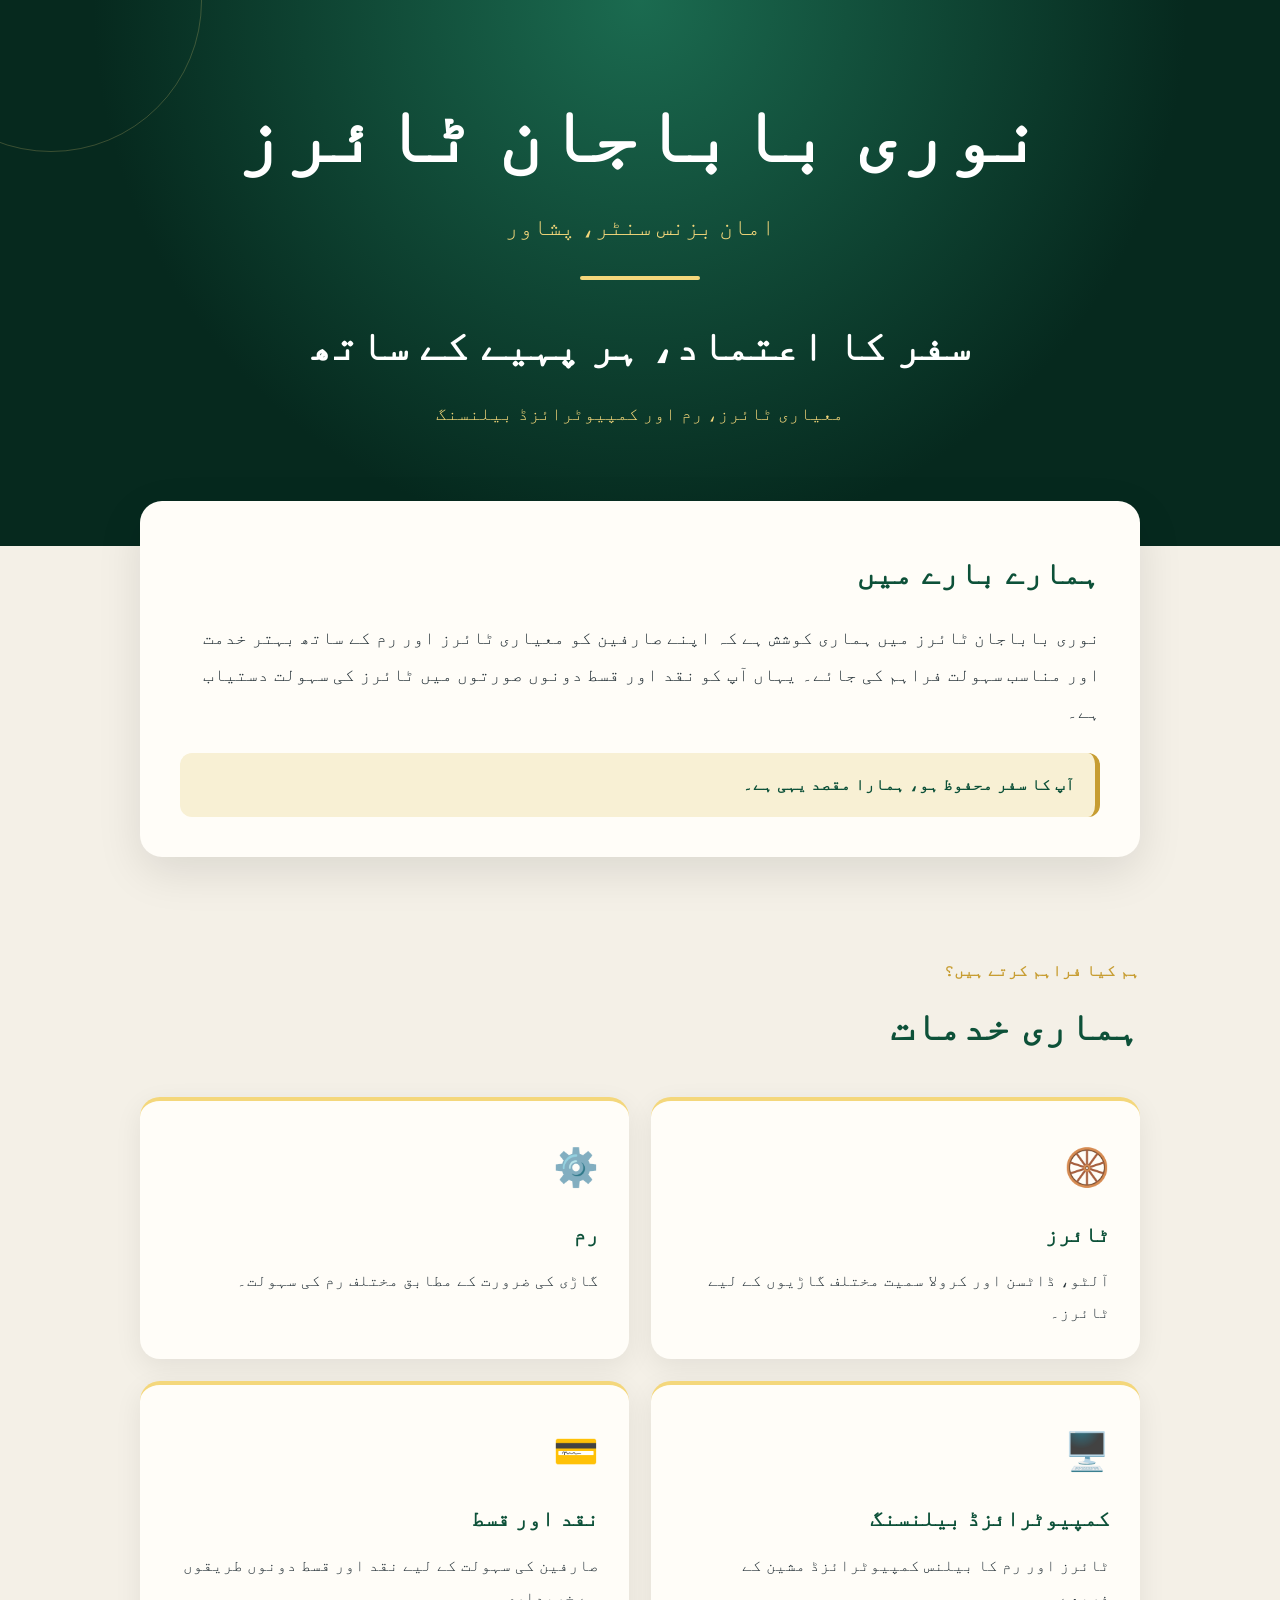
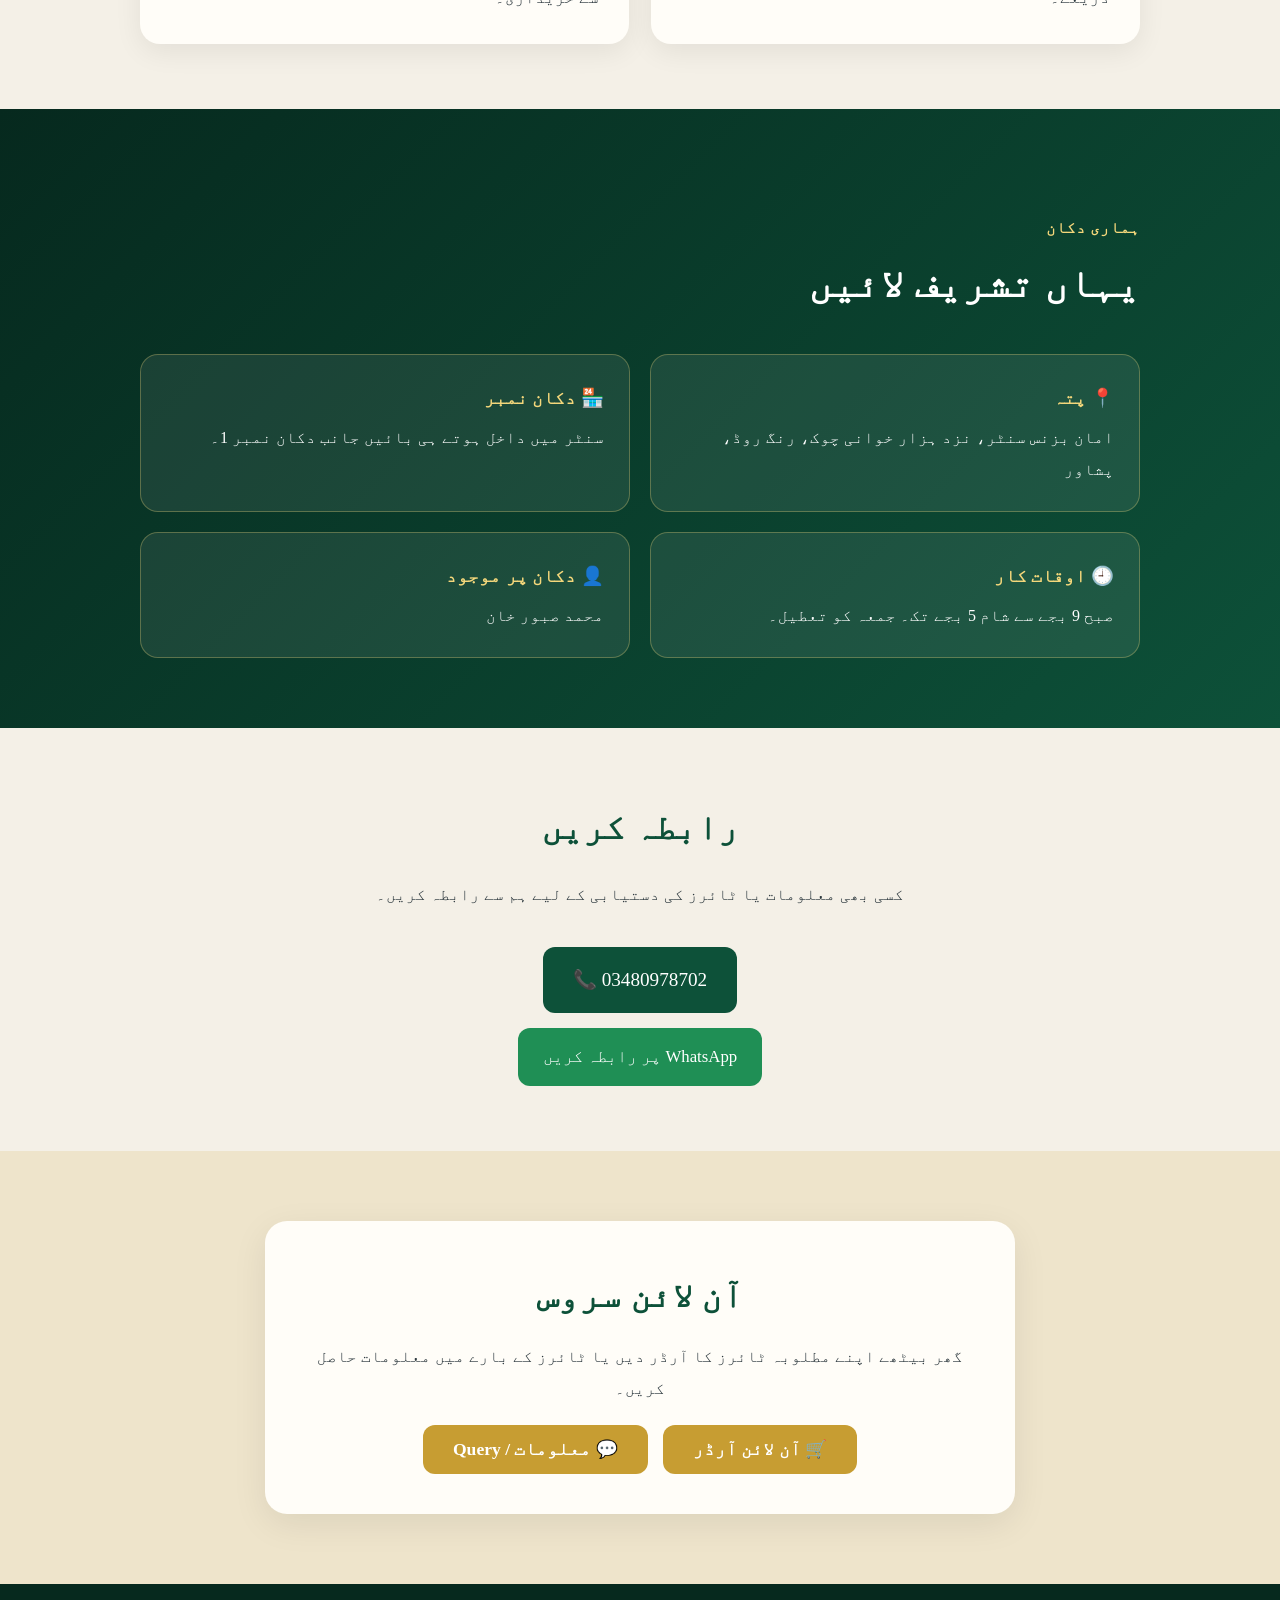
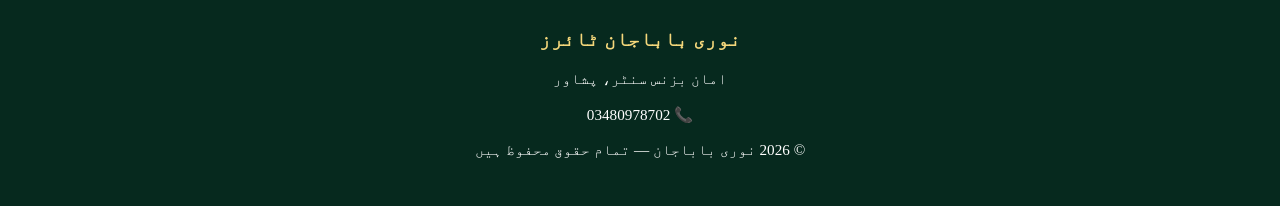
<file: tijarat/nooribabajan-tyres/index.html>
<!DOCTYPE html>
<html lang="ur" dir="rtl">

<head>

<meta charset="UTF-8">

<meta name="viewport" content="width=device-width, initial-scale=1.0">

<title>نوری باباجان ٹائرز — پشاور</title>

<meta
    name="description"
    content="پشاور میں معیاری ٹائرز اور رم — نوری باباجان ٹائرز: کمپیوٹرائزڈ بیلنسنگ، فوری دستیابی اور قسط کی سہولت"
>

<meta property="og:title" content="نوری باباجان ٹائرز — پشاور">
<meta
    property="og:description"
    content="پشاور میں معیاری ٹائرز اور رم — نوری باباجان ٹائرز"
>
<meta property="og:type" content="website">
<meta
    property="og:url"
    content="https://nooribabajan.github.io/tijarat/nooribabajan-tyres.html"
>

<meta name="twitter:card" content="summary">
<meta name="twitter:title" content="نوری باباجان ٹائرز — پشاور">
<meta
    name="twitter:description"
    content="پشاور میں معیاری ٹائرز، رم اور کمپیوٹرائزڈ بیلنسنگ"
>

<link
    rel="canonical"
    href="https://nooribabajan.github.io/tijarat/nooribabajan-tyres.html"
>


<style>

/* =========================
   بنیادی انداز
========================= */

* {
    box-sizing: border-box;
}

html {
    scroll-behavior: smooth;
}

body {

    margin: 0;

    background: #f4f0e7;

    color: #263238;

    font-family:
        "Noto Nastaliq Urdu",
        "Jameel Noori Nastaleeq",
        serif;

    line-height: 2;

    text-align: right;
}


/* =========================
   مرکزی چوڑائی
========================= */

.container {

    width: min(100% - 36px, 1000px);

    margin-inline: auto;
}


/* =========================
   HERO
========================= */

.hero {

    position: relative;

    overflow: hidden;

    background:
        radial-gradient(
            circle at top,
            #1b6b50 0%,
            #06291e 65%
        );

    color: white;

    padding: 75px 20px 95px;

    text-align: center;
}

.hero::after {

    content: "";

    position: absolute;

    width: 300px;
    height: 300px;

    border: 1px solid
        rgba(244,215,123,.22);

    border-radius: 50%;

    top: -150px;
    left: -100px;
}

.hero-content {

    position: relative;

    z-index: 2;

    max-width: 850px;

    margin: auto;
}

.hero h1 {

    margin: 0;

    color: white;

    font-size:
        clamp(2.8rem, 8vw, 5rem);

    line-height: 1.5;

    font-weight: 800;
}

.hero-subtitle {

    margin-top: 8px;

    color: #f4d77b;

    font-size:
        clamp(1.1rem, 3vw, 1.5rem);
}

.gold-line {

    width: 120px;

    height: 4px;

    margin: 25px auto;

    background: #f4d77b;

    border-radius: 20px;
}

.hero-tagline {

    margin: 0;

    font-size:
        clamp(1.6rem, 4vw, 2.6rem);

    font-weight: 700;
}

.hero-small {

    margin-top: 8px;

    color: #f4d77b;

    font-size: 1.15rem;
}


/* =========================
   تعارف
========================= */

.intro {

    position: relative;

    margin-top: -45px;

    background: #fffdf8;

    padding: 40px;

    border-radius: 22px;

    box-shadow:
        0 15px 45px rgba(0,0,0,.10);

    z-index: 5;
}

.intro h2 {

    margin: 0 0 15px;

    color: #0d5139;

    font-size: 2rem;
}

.intro p {

    margin: 0;

    font-size: 1.15rem;
}

.highlight {

    margin-top: 22px;

    padding: 16px 20px;

    background: #f8f0d4;

    border-right: 5px solid #c79d32;

    border-radius: 12px;

    color: #0d5139;

    font-weight: 700;
}


/* =========================
   عمومی سیکشن
========================= */

.section {

    padding: 65px 0;
}

.section-title {

    margin-bottom: 30px;

    color: #0d5139;

    font-size:
        clamp(1.8rem, 4vw, 2.5rem);
}

.section-title span {

    display: block;

    color: #c79d32;

    font-size: 1rem;
}


/* =========================
   خدمات
========================= */

.services {

    display: grid;

    grid-template-columns:
        repeat(2, 1fr);

    gap: 22px;
}

.service-card {

    background: #fffdf8;

    padding: 30px;

    border-radius: 20px;

    border-top: 4px solid #f4d77b;

    box-shadow:
        0 8px 28px rgba(0,0,0,.07);

    transition: .2s;
}

.service-card:hover {

    transform:
        translateY(-5px);

    box-shadow:
        0 15px 35px rgba(0,0,0,.12);
}

.service-icon {

    font-size: 2.3rem;

    margin-bottom: 8px;
}

.service-card h3 {

    margin: 0 0 8px;

    color: #0d5139;

    font-size: 1.4rem;
}

.service-card p {

    margin: 0;

    font-size: 1rem;
}


/* =========================
   دکان کی معلومات
========================= */

.shop-section {

    background:
        linear-gradient(
            135deg,
            #06291e,
            #0d5139
        );

    color: white;

    padding: 70px 0;
}

.shop-section .section-title {

    color: white;
}

.shop-info {

    display: grid;

    grid-template-columns:
        repeat(2, 1fr);

    gap: 20px;
}

.info-card {

    padding: 25px;

    background:
        rgba(255,255,255,.08);

    border: 1px solid
        rgba(244,215,123,.30);

    border-radius: 18px;
}

.info-card strong {

    display: block;

    color: #f4d77b;

    font-size: 1.15rem;

    margin-bottom: 5px;
}

.info-card p {

    margin: 0;

    font-size: 1rem;
}


/* =========================
   رابطہ
========================= */

.contact {

    text-align: center;

    padding: 65px 20px;
}

.contact h2 {

    margin: 0;

    color: #0d5139;

    font-size: 2.2rem;
}

.phone {

    display: inline-block;

    margin-top: 20px;

    padding: 14px 30px;

    background: #0d5139;

    color: white;

    text-decoration: none;

    border-radius: 12px;

    font-size: 1.2rem;

    direction: ltr;
}

.whatsapp {

    display: inline-block;

    margin-top: 15px;

    padding: 12px 25px;

    background: #1f8f55;

    color: white;

    text-decoration: none;

    border-radius: 12px;

    font-size: 1.05rem;
}


/* =========================
   آن لائن سروس
========================= */

.order-section {

    background: #eee4cb;

    padding: 70px 20px;

    text-align: center;
}

.order-box {

    max-width: 750px;

    margin: auto;

    background: #fffdf8;

    padding: 40px 30px;

    border-radius: 22px;

    box-shadow:
        0 10px 35px rgba(0,0,0,.08);
}

.order-box h2 {

    margin: 0 0 10px;

    color: #0d5139;

    font-size: 2.2rem;
}

.order-box p {

    margin: 0;
}

.service-buttons {

    display: flex;

    justify-content: center;

    gap: 15px;

    flex-wrap: wrap;

    margin-top: 20px;
}

.order-button {

    display: inline-block;

    padding: 14px 30px;

    background: #c79d32;

    color: white;

    border: none;

    text-decoration: none;

    border-radius: 12px;

    font-family: inherit;

    font-size: 1.1rem;

    font-weight: bold;

    cursor: pointer;

    transition: .2s;
}

.order-button:hover {

    transform: translateY(-2px);

    filter: brightness(.95);
}


/* =========================
   FOOTER
========================= */

footer {

    background: #06291e;

    color: white;

    text-align: center;

    padding: 35px 20px;
}

.footer-brand {

    color: #f4d77b;

    font-size: 1.25rem;

    font-weight: bold;
}

footer p {

    margin: 5px 0;

    font-size: .95rem;
}


/* ==================================================
   FORM OVERLAY
================================================== */

.form-overlay {

    display: none;

    position: fixed;

    inset: 0;

    z-index: 9999;

    background:
        rgba(0,0,0,.68);

    align-items: center;

    justify-content: center;

    padding: 18px;

    overflow-y: auto;
}

.form-box {

    position: relative;

    width: 100%;

    max-width: 560px;

    max-height: 94vh;

    overflow-y: auto;

    background: #fffdf8;

    padding: 28px;

    border-radius: 22px;

    box-shadow:
        0 20px 60px rgba(0,0,0,.30);

    direction: rtl;
}

.form-box h2 {

    margin: 0 0 5px;

    color: #0d5139;

    font-size: 2rem;
}

.form-box > p {

    margin-top: 0;

    color: #555;
}

.close-form {

    position: absolute;

    top: 8px;

    left: 12px;

    border: none;

    background: transparent;

    color: #555;

    font-size: 30px;

    line-height: 1;

    cursor: pointer;
}


/* =========================
   فارم عناصر
========================= */

.form-box label.main-label {

    display: block;

    width: 100%;

    margin-top: 15px;

    margin-bottom: 6px;

    font-weight: bold;

    color: #263238;
}

.form-box input,
.form-box textarea,
.form-box select {

    display: block;

    width: 100%;

    padding: 12px 13px;

    border-radius: 11px;

    border: 1px solid #cfcfcf;

    background: white;

    font-family: inherit;

    font-size: 16px;

    outline: none;

    transition: .2s;
}

.form-box input:focus,
.form-box textarea:focus,
.form-box select:focus {

    border-color: #0d5139;

    box-shadow:
        0 0 0 3px rgba(13,81,57,.10);
}

.form-box textarea {

    min-height: 100px;

    resize: vertical;
}


/* =========================
   انتخابی آپشنز
========================= */

.option-group {

    display: grid;

    gap: 10px;

    margin-top: 5px;
}

.option-card {

    display: flex;

    align-items: center;

    gap: 10px;

    width: 100%;

    padding: 12px 14px;

    background: white;

    border: 1px solid #ddd;

    border-radius: 12px;

    cursor: pointer;

    transition: .2s;
}

.option-card:hover {

    border-color: #c79d32;

    background: #fffaf0;
}

.option-card input {

    width: auto;

    margin: 0;

    accent-color: #0d5139;
}

.option-card span {

    font-weight: 600;
}


/* =========================
   ایڈوانس
========================= */

.advance-box {

    margin-top: 18px;

    padding: 15px;

    background: #f8f0d4;

    border-right: 4px solid #c79d32;

    border-radius: 12px;

    color: #0d5139;
}

.advance-box strong {

    display: block;

    margin-bottom: 5px;
}


/* =========================
   نوٹس
========================= */

.form-note {

    margin-top: 15px;

    padding: 12px;

    background: #eef5f1;

    border-radius: 10px;

    color: #0d5139;

    font-size: .92rem;

    line-height: 1.9;
}


/* =========================
   Submit
========================= */

.submit-button {

    display: block;

    width: 100%;

    margin-top: 22px;

    padding: 14px;

    border: none;

    border-radius: 12px;

    background: #0d5139;

    color: white;

    font-family: inherit;

    font-size: 17px;

    font-weight: bold;

    cursor: pointer;
}

.submit-button:hover {

    background: #083e2c;
}


/* =========================
   OTP
========================= */

.otp-section {

    display: none;

    margin-top: 20px;

    padding: 18px;

    background: #f8f0d4;

    border-radius: 14px;

    border-right: 4px solid #c79d32;
}

.otp-section h3 {

    margin-top: 0;

    color: #0d5139;
}

.otp-button {

    margin-top: 10px;

    padding: 11px 18px;

    border: none;

    border-radius: 10px;

    background: #c79d32;

    color: white;

    font-family: inherit;

    cursor: pointer;
}


/* =========================
   Status
========================= */

.status-message {

    display: none;

    margin-top: 15px;

    padding: 12px;

    border-radius: 10px;

    font-weight: bold;
}

.status-success {

    background: #e5f5ea;

    color: #176b35;
}

.status-error {

    background: #fde8e8;

    color: #a32020;
}


/* =========================
   موبائل
========================= */

@media (max-width: 700px) {

    .hero {

        padding:
            60px 18px 75px;
    }

    .intro {

        padding:
            28px 22px;
    }

    .services {

        grid-template-columns: 1fr;
    }

    .shop-info {

        grid-template-columns: 1fr;
    }

    .section {

        padding: 50px 0;
    }

    .order-box {

        padding:
            30px 20px;
    }

    .service-buttons {

        flex-direction: column;
    }

    .order-button {

        width: 100%;
    }

    .form-box {

        padding:
            24px 18px;
    }

    .form-box h2 {

        font-size: 1.7rem;
    }
}

</style>

</head>


<body>


<!-- =========================
     HERO
========================= -->

<header class="hero">

    <div class="hero-content">

        <h1>
            نوری باباجان ٹائرز
        </h1>

        <div class="hero-subtitle">
            امان بزنس سنٹر، پشاور
        </div>

        <div class="gold-line"></div>

        <p class="hero-tagline">
            سفر کا اعتماد، ہر پہیے کے ساتھ
        </p>

        <p class="hero-small">
            معیاری ٹائرز، رم اور کمپیوٹرائزڈ بیلنسنگ
        </p>

    </div>

</header>


<main>


<!-- =========================
     INTRO
========================= -->

<section class="container">

    <div class="intro">

        <h2>
            ہمارے بارے میں
        </h2>

        <p>
            نوری باباجان ٹائرز میں ہماری کوشش ہے کہ
            اپنے صارفین کو معیاری ٹائرز اور رم کے ساتھ
            بہتر خدمت اور مناسب سہولت فراہم کی جائے۔
            یہاں آپ کو نقد اور قسط دونوں صورتوں میں
            ٹائرز کی سہولت دستیاب ہے۔
        </p>

        <div class="highlight">

            آپ کا سفر محفوظ ہو،
            ہمارا مقصد یہی ہے۔

        </div>

    </div>

</section>


<!-- =========================
     SERVICES
========================= -->

<section class="section container">

    <h2 class="section-title">

        <span>
            ہم کیا فراہم کرتے ہیں؟
        </span>

        ہماری خدمات

    </h2>


    <div class="services">


        <div class="service-card">

            <div class="service-icon">
                🛞
            </div>

            <h3>
                ٹائرز
            </h3>

            <p>
                آلٹو، ڈاٹسن اور کرولا سمیت
                مختلف گاڑیوں کے لیے ٹائرز۔
            </p>

        </div>


        <div class="service-card">

            <div class="service-icon">
                ⚙️
            </div>

            <h3>
                رم
            </h3>

            <p>
                گاڑی کی ضرورت کے مطابق
                مختلف رم کی سہولت۔
            </p>

        </div>


        <div class="service-card">

            <div class="service-icon">
                🖥️
            </div>

            <h3>
                کمپیوٹرائزڈ بیلنسنگ
            </h3>

            <p>
                ٹائرز اور رم کا بیلنس
                کمپیوٹرائزڈ مشین کے ذریعے۔
            </p>

        </div>


        <div class="service-card">

            <div class="service-icon">
                💳
            </div>

            <h3>
                نقد اور قسط
            </h3>

            <p>
                صارفین کی سہولت کے لیے
                نقد اور قسط دونوں طریقوں سے خریداری۔
            </p>

        </div>


    </div>

</section>


<!-- =========================
     SHOP INFORMATION
========================= -->

<section class="shop-section">

    <div class="container">

        <h2 class="section-title">

            <span style="color:#f4d77b;">
                ہماری دکان
            </span>

            یہاں تشریف لائیں

        </h2>


        <div class="shop-info">


            <div class="info-card">

                <strong>
                    📍 پتہ
                </strong>

                <p>
                    امان بزنس سنٹر،
                    نزد ہزار خوانی چوک،
                    رنگ روڈ، پشاور
                </p>

            </div>


            <div class="info-card">

                <strong>
                    🏪 دکان نمبر
                </strong>

                <p>
                    سنٹر میں داخل ہوتے ہی
                    بائیں جانب دکان نمبر 1۔
                </p>

            </div>


            <div class="info-card">

                <strong>
                    🕘 اوقات کار
                </strong>

                <p>
                    صبح 9 بجے سے شام 5 بجے تک۔
                    جمعہ کو تعطیل۔
                </p>

            </div>


            <div class="info-card">

                <strong>
                    👤 دکان پر موجود
                </strong>

                <p>
                    محمد صبور خان
                </p>

            </div>


        </div>

    </div>

</section>


<!-- =========================
     CONTACT
========================= -->

<section class="contact">

    <h2>
        رابطہ کریں
    </h2>

    <p>
        کسی بھی معلومات یا ٹائرز کی دستیابی کے لیے
        ہم سے رابطہ کریں۔
    </p>


    <a
        class="phone"
        href="tel:03480978702"
    >
        📞 <span dir="ltr">03480978702</span>
    </a>


    <br>


    <a
        class="whatsapp"
        href="https://wa.me/923480978702"
        target="_blank"
        rel="noopener"
    >
        WhatsApp پر رابطہ کریں
    </a>

</section>


<!-- =========================
     ONLINE ORDER & QUERY
========================= -->

<section class="order-section">

    <div class="order-box">

        <h2>
            آن لائن سروس
        </h2>

        <p>
            گھر بیٹھے اپنے مطلوبہ ٹائرز کا آرڈر دیں
            یا ٹائرز کے بارے میں معلومات حاصل کریں۔
        </p>


        <div class="service-buttons">

            <button
                type="button"
                class="order-button"
                onclick="openOrderForm()"
            >
                🛒 آن لائن آرڈر
            </button>


            <button
                type="button"
                class="order-button"
                onclick="openQueryForm()"
            >
                💬 معلومات / Query
            </button>

        </div>

    </div>

</section>


</main>


<!-- =========================
     FOOTER
========================= -->

<footer>

    <div class="footer-brand">
        نوری باباجان ٹائرز
    </div>

    <p>
        امان بزنس سنٹر، پشاور
    </p>

    <p>
        📞 03480978702
    </p>

    <p>
        © 2026 نوری باباجان — تمام حقوق محفوظ ہیں
    </p>

</footer>


<!-- ==================================================
     ORDER FORM
================================================== -->

<div
    id="orderForm"
    class="form-overlay"
>

    <div class="form-box">

        <button
            type="button"
            class="close-form"
            onclick="closeForm('orderForm')"
            aria-label="بند کریں"
        >
            ×
        </button>


        <h2>
            🛒 آن لائن آرڈر
        </h2>

        <p>
            اپنی مطلوبہ معلومات درج کریں۔
        </p>


        <label
            class="main-label"
            for="customerName"
        >
            نام
        </label>

        <input
            type="text"
            id="customerName"
            placeholder="اپنا نام لکھیں"
        >


        <label
            class="main-label"
            for="customerPhone"
        >
            موبائل نمبر
        </label>

        <input
            type="tel"
            id="customerPhone"
            placeholder="03XXXXXXXXX"
            dir="ltr"
            inputmode="numeric"
        >


        <label
            class="main-label"
            for="vehicleTyreSize"
        >
            گاڑی / ٹائر سائز
        </label>

        <input
            type="text"
            id="vehicleTyreSize"
            placeholder="مثلاً Toyota Corolla — 195/65 R15"
        >


        <label class="main-label">
            کیا خریدنا چاہتے ہیں؟
        </label>


        <div class="option-group">

            <label class="option-card">

                <input
                    type="radio"
                    name="itemType"
                    value="tyres"
                >

                <span>
                    🛞 ٹائر
                </span>

            </label>


            <label class="option-card">

                <input
                    type="radio"
                    name="itemType"
                    value="rims"
                >

                <span>
                    ⚙️ رم
                </span>

            </label>


            <label class="option-card">

                <input
                    type="radio"
                    name="itemType"
                    value="both"
                >

                <span>
                    🛞⚙️ ٹائر اور رم دونوں
                </span>

            </label>

        </div>


        <label
            class="main-label"
            for="quantity"
        >
            تعداد
        </label>

        <input
            type="number"
            id="quantity"
            min="1"
            value="1"
            placeholder="مثلاً 4"
        >


        <label class="main-label">
            خریداری کا طریقہ
        </label>


        <div class="option-group">

            <label class="option-card">

                <input
                    type="radio"
                    name="paymentMethod"
                    value="cash"
                    onchange="toggleAdvance()"
                >

                <span>
                    💵 نقد
                </span>

            </label>


            <label class="option-card">

                <input
                    type="radio"
                    name="paymentMethod"
                    value="installment"
                    onchange="toggleAdvance()"
                >

                <span>
                    💳 قسط
                </span>

            </label>

        </div>


        <!-- =========================
             ADVANCE
        ========================= -->

        <div
            id="advanceBox"
            class="advance-box"
            style="display:none;"
        >

            <strong>
                ابتدائی ایڈوانس
            </strong>

            <div class="option-group">

                <label class="option-card">

                    <input
                        type="radio"
                        name="advanceAmount"
                        value="200"
                    >

                    <span>
                        200 روپے
                    </span>

                </label>


                <label class="option-card">

                    <input
                        type="radio"
                        name="advanceAmount"
                        value="500"
                    >

                    <span>
                        500 روپے
                    </span>

                </label>


                <label class="option-card">

                    <input
                        type="radio"
                        name="advanceAmount"
                        value="1000"
                    >

                    <span>
                        1000 روپے
                    </span>

                </label>

            </div>

            <div class="form-note">

                ایڈوانس رقم آرڈر کی کل قیمت میں شمار ہوگی
                اور حتمی بل میں سے منہا کی جائے گی۔

            </div>

        </div>


        <label
            class="main-label"
            for="orderNotes"
        >
            اضافی ہدایات
        </label>

        <textarea
            id="orderNotes"
            placeholder="اگر کوئی اضافی بات بتانا چاہتے ہیں تو یہاں لکھیں"
        ></textarea>


        <div class="form-note">

            آرڈر جاری رکھنے سے پہلے موبائل نمبر کی
            تصدیق ضروری ہوگی۔

            <br>

            <strong>
                مستقبل کے مرحلے میں OTP اسی نمبر پر SMS کے ذریعے بھیجا جائے گا۔
            </strong>

        </div>


        <div
            id="orderStatus"
            class="status-message"
        ></div>


        <button
            type="button"
            class="submit-button"
            onclick="startOrderVerification()"
        >
            آرڈر جاری رکھیں
        </button>


        <!-- =========================
             OTP SECTION
        ========================= -->

        <div
            id="otpSection"
            class="otp-section"
        >

            <h3>
                📱 موبائل تصدیق
            </h3>

            <p>
                آپ کے موبائل نمبر پر تصدیقی کوڈ بھیجا جائے گا۔
            </p>


            <input
                type="text"
                id="otpCode"
                placeholder="6 ہندسوں کا OTP"
                maxlength="6"
                inputmode="numeric"
                dir="ltr"
            >


            <button
                type="button"
                class="otp-button"
                onclick="verifyOTP()"
            >
                OTP تصدیق کریں
            </button>

        </div>

    </div>

</div>


<!-- ==================================================
     QUERY FORM
================================================== -->

<div
    id="queryForm"
    class="form-overlay"
>

    <div class="form-box">

        <button
            type="button"
            class="close-form"
            onclick="closeForm('queryForm')"
            aria-label="بند کریں"
        >
            ×
        </button>


        <h2>
            💬 معلومات / Query
        </h2>

        <p>
            کسی ٹائر یا رم کی دستیابی کے بارے میں معلومات حاصل کریں۔
        </p>


        <label
            class="main-label"
            for="queryName"
        >
            نام
        </label>

        <input
            type="text"
            id="queryName"
            placeholder="اپنا نام لکھیں"
        >


        <label
            class="main-label"
            for="queryPhone"
        >
            موبائل نمبر
        </label>

        <input
            type="tel"
            id="queryPhone"
            placeholder="03XXXXXXXXX"
            dir="ltr"
            inputmode="numeric"
        >


        <label class="main-label">
            آپ کس چیز کے بارے میں معلومات چاہتے ہیں؟
        </label>


        <div class="option-group">

            <label class="option-card">

                <input
                    type="radio"
                    name="queryType"
                    value="tyres"
                >

                <span>
                    🛞 ٹائر
                </span>

            </label>


            <label class="option-card">

                <input
                    type="radio"
                    name="queryType"
                    value="rims"
                >

                <span>
                    ⚙️ رم
                </span>

            </label>


            <label class="option-card">

                <input
                    type="radio"
                    name="queryType"
                    value="both"
                >

                <span>
                    🛞⚙️ ٹائر اور رم دونوں
                </span>

            </label>

        </div>


        <label
            class="main-label"
            for="queryDetails"
        >
            مطلوبہ چیز / سائز
        </label>

        <input
            type="text"
            id="queryDetails"
            placeholder="مثلاً 195/65 R15 یا Toyota Corolla"
        >


        <label
            class="main-label"
            for="queryMessage"
        >
            اضافی معلومات
        </label>

        <textarea
            id="queryMessage"
            placeholder="اپنی ضرورت کی تفصیل لکھیں"
        ></textarea>


        <div
            id="queryStatus"
            class="status-message"
        ></div>


        <button
            type="button"
            class="submit-button"
            onclick="submitQuery()"
        >
            معلومات حاصل کریں
        </button>


    </div>

</div>


<script>

/* ==================================================
   BASIC FORM CONTROL
================================================== */

function openOrderForm() {

    document.getElementById("orderForm").style.display = "flex";

    document.body.style.overflow = "hidden";
}


function openQueryForm() {

    document.getElementById("queryForm").style.display = "flex";

    document.body.style.overflow = "hidden";
}


function closeForm(formId) {

    document.getElementById(formId).style.display = "none";

    document.body.style.overflow = "";
}


/* ==================================================
   CLOSE WHEN CLICKING OUTSIDE
================================================== */

document.querySelectorAll(".form-overlay").forEach(function(overlay) {

    overlay.addEventListener("click", function(event) {

        if (event.target === overlay) {

            closeForm(overlay.id);

        }

    });

});


/* ==================================================
   ESCAPE KEY
================================================== */

document.addEventListener("keydown", function(event) {

    if (event.key === "Escape") {

        document.querySelectorAll(".form-overlay").forEach(function(form) {

            form.style.display = "none";

        });

        document.body.style.overflow = "";

    }

});


/* ==================================================
   PHONE VALIDATION
================================================== */

function isValidPakistaniMobile(number) {

    const cleaned = number.replace(/\s|-/g, "");

    return /^03\d{9}$/.test(cleaned);
}


/* ==================================================
   PAYMENT / ADVANCE
================================================== */

function toggleAdvance() {

    const selected =
        document.querySelector(
            'input[name="paymentMethod"]:checked'
        );

    const advanceBox =
        document.getElementById("advanceBox");

    if (!selected) {

        advanceBox.style.display = "none";

        return;
    }

    if (selected.value === "installment") {

        advanceBox.style.display = "block";

    } else {

        advanceBox.style.display = "none";

    }
}


/* ==================================================
   ORDER VERIFICATION
================================================== */

function startOrderVerification() {

    const name =
        document.getElementById("customerName").value.trim();

    const phone =
        document.getElementById("customerPhone").value.trim();

    const vehicle =
        document.getElementById("vehicleTyreSize").value.trim();

    const quantity =
        document.getElementById("quantity").value;

    const item =
        document.querySelector(
            'input[name="itemType"]:checked'
        );

    const payment =
        document.querySelector(
            'input[name="paymentMethod"]:checked'
        );

    const status =
        document.getElementById("orderStatus");


    if (!name) {

        showStatus(
            status,
            "براہِ کرم اپنا نام درج کریں۔",
            false
        );

        return;
    }


    if (!isValidPakistaniMobile(phone)) {

        showStatus(
            status,
            "براہِ کرم درست پاکستانی موبائل نمبر درج کریں، مثلاً 03001234567",
            false
        );

        return;
    }


    if (!vehicle) {

        showStatus(
            status,
            "براہِ کرم گاڑی یا ٹائر سائز درج کریں۔",
            false
        );

        return;
    }


    if (!item) {

        showStatus(
            status,
            "براہِ کرم ٹائر، رم یا دونوں میں سے ایک آپشن منتخب کریں۔",
            false
        );

        return;
    }


    if (!quantity || Number(quantity) < 1) {

        showStatus(
            status,
            "براہِ کرم درست تعداد درج کریں۔",
            false
        );

        return;
    }


    if (!payment) {

        showStatus(
            status,
            "براہِ کرم نقد یا قسط کا طریقہ منتخب کریں۔",
            false
        );

        return;
    }


    if (
        payment.value === "installment" &&
        !document.querySelector(
            'input[name="advanceAmount"]:checked'
        )
    ) {

        showStatus(
            status,
            "قسط کے لیے ابتدائی ایڈوانس منتخب کریں۔",
            false
        );

        return;
    }


    showStatus(
        status,
        "معلومات درست ہیں۔ موبائل تصدیق کا مرحلہ تیار ہے۔",
        true
    );


    document.getElementById("otpSection").style.display = "block";


    /*
       IMPORTANT:

       یہاں اصل SMS OTP service بعد میں لگائی جائے گی۔

       مثال:

       backend کو phone number بھیجیں
       backend OTP generate کرے
       SMS provider کے ذریعے اسی نمبر پر SMS بھیجے
       پھر verify endpoint سے OTP verify ہو۔

       GitHub Pages اکیلا حقیقی SMS نہیں بھیج سکتا۔
    */

}


/* ==================================================
   OTP VERIFY
================================================== */

function verifyOTP() {

    const otp =
        document.getElementById("otpCode").value.trim();

    const status =
        document.getElementById("orderStatus");


    if (!/^\d{6}$/.test(otp)) {

        showStatus(
            status,
            "براہِ کرم 6 ہندسوں کا OTP درج کریں۔",
            false
        );

        return;
    }


    /*
       یہ ابھی front-end validation ہے۔

       حقیقی نظام میں:

       verifyOTP()
       →
       backend
       →
       SMS provider
       →
       OTP verification
       →
       order creation
    */


    showStatus(
        status,
        "OTP کا خانہ درست ہے۔ حقیقی SMS verification backend سے منسلک ہونے کے بعد آرڈر مکمل طور پر verify ہوگا۔",
        true
    );

}


/* ==================================================
   QUERY SYSTEM
================================================== */

function submitQuery() {

    const name =
        document.getElementById("queryName").value.trim();

    const phone =
        document.getElementById("queryPhone").value.trim();

    const type =
        document.querySelector(
            'input[name="queryType"]:checked'
        );

    const details =
        document.getElementById("queryDetails").value.trim();

    const message =
        document.getElementById("queryMessage").value.trim();

    const status =
        document.getElementById("queryStatus");


    if (!name) {

        showStatus(
            status,
            "براہِ کرم اپنا نام درج کریں۔",
            false
        );

        return;
    }


    if (!isValidPakistaniMobile(phone)) {

        showStatus(
            status,
            "براہِ کرم درست پاکستانی موبائل نمبر درج کریں۔",
            false
        );

        return;
    }


    if (!type) {

        showStatus(
            status,
            "براہِ کرم ٹائر، رم یا دونوں منتخب کریں۔",
            false
        );

        return;
    }


    if (!details) {

        showStatus(
            status,
            "براہِ کرم مطلوبہ ٹائر/رم یا سائز درج کریں۔",
            false
        );

        return;
    }


    /*
       موجودہ static version میں Query
       صرف validation کے بعد response دکھا رہی ہے۔

       حقیقی inventory database آنے کے بعد
       یہی function stock check کرے گا:

       اگر موجود:
       "آپ کی مطلوبہ چیز دستیاب ہے۔"

       اگر موجود نہیں:
       "معذرت، مطلوبہ چیز اس وقت Out of Stock ہے۔"
    */


    const normalizedDetails =
        details.toLowerCase();


    /*
       Demo stock keywords.

       بعد میں اسے حقیقی database/API سے replace کیا جائے گا۔
    */

    const outOfStockKeywords = [
        "out of stock",
        "unavailable"
    ];


    const isOutOfStock =
        outOfStockKeywords.some(function(keyword) {

            return normalizedDetails.includes(keyword);

        });


    if (isOutOfStock) {

        showStatus(
            status,
            "معذرت، آپ کی مطلوبہ چیز اس وقت Out of Stock ہے۔ دستیاب ہونے پر دوبارہ Query بھیجی جا سکتی ہے۔",
            false
        );

        return;
    }


    showStatus(
        status,
        "آپ کی Query موصول ہوگئی۔ دستیابی کی تصدیق کے بعد آپ کو جواب دیا جائے گا۔",
        true
    );

}


/* ==================================================
   STATUS MESSAGE
================================================== */

function showStatus(element, message, success) {

    element.textContent = message;

    element.style.display = "block";

    element.classList.remove(
        "status-success",
        "status-error"
    );

    if (success) {

        element.classList.add(
            "status-success"
        );

    } else {

        element.classList.add(
            "status-error"
        );

    }

}

</script>


</body>

   </html>
</file>
<file: tijarat/al-mathoor-foods/style.css>
:root {
  --bg: #f5f0e5;
  --paper: #fffdf8;
  --text: #202820;

  --brand-dark: #06291e;
  --brand-mid: #0d5139;
  --brand-light: #1b6b50;

  --gold: #f4d77b;
  --gold-dark: #c79d32;

  --max-width: 1000px;
  --radius: 22px;
}

*,
*::before,
*::after {
  box-sizing: border-box;
}

html {
  direction: rtl;
  scroll-behavior: smooth;
  font-family:
    "Noto Nastaliq Urdu",
    "Jameel Noori Nastaleeq",
    serif;
}

body {
  margin: 0;
  background: var(--bg);
  color: var(--text);
  line-height: 2;
  text-align: right;
}

.container {
  width: min(100% - 36px, var(--max-width));
  margin-inline: auto;
}


/* ACCESSIBILITY */

.skip-link {
  position: absolute;
  top: -100px;
  right: 20px;

  padding: 10px 18px;

  background: #000;
  color: #fff;

  z-index: 9999;

  text-decoration: none;
  border-radius: 8px;
}

.skip-link:focus {
  top: 20px;
}


/* HERO */

.hero {
  position: relative;

  background:
    radial-gradient(
      circle at top,
      #1b6b50 0%,
      var(--brand-dark) 65%
    );

  color: white;

  padding: 80px 20px 90px;

  text-align: center;

  overflow: hidden;
}

.hero::after {
  content: "";

  position: absolute;

  width: 260px;
  height: 260px;

  border: 1px solid rgba(244, 215, 123, .22);
  border-radius: 50%;

  top: -130px;
  left: -80px;
}

.hero-inner {
  position: relative;
  z-index: 2;

  max-width: 850px;
  margin: auto;
}

.company-mark {
  font-size: clamp(2.8rem, 7vw, 5rem);
  font-weight: 800;

  line-height: 1.4;

  color: white;
}

.company {
  margin-top: 5px;

  color: var(--gold);

  font-size: 1.35rem;
}

.gold-line {
  width: 120px;
  height: 4px;

  margin: 25px auto;

  background: var(--gold);

  border-radius: 20px;
}

.tagline {
  margin: 0;

  font-size: clamp(1.8rem, 4vw, 3rem);

  line-height: 1.7;

  font-weight: 700;
}

.tagline-small {
  margin: 8px 0 0;

  color: var(--gold);

  font-size: 1.3rem;
}


/* COMMON SECTIONS */

.section {
  padding: 65px 0;
}

.section-heading {
  margin-bottom: 30px;
}

.section-label {
  display: inline-block;

  color: var(--gold-dark);

  font-size: 1rem;
  font-weight: 700;

  border-bottom: 2px solid var(--gold);

  padding-bottom: 3px;
}

.section-heading h2 {
  margin: 5px 0 0;

  color: var(--brand-mid);

  font-size: clamp(1.8rem, 4vw, 2.5rem);
}


/* INTRO */

.intro {
  position: relative;

  margin-top: -45px;

  background: var(--paper);

  padding: 42px;

  border-radius: var(--radius);

  box-shadow:
    0 15px 45px rgba(0, 0, 0, .10);

  z-index: 5;
}

.intro h2 {
  margin: 10px 0 15px;

  color: var(--brand-mid);

  font-size: clamp(1.5rem, 3vw, 2rem);

  line-height: 1.8;
}

.intro p {
  margin: 0;

  font-size: 1.15rem;
}

.intro strong {
  color: var(--brand-mid);
}

.trust-message {
  margin-top: 25px;

  padding: 18px 22px;

  background: #f8f0d4;

  border-right: 5px solid var(--gold-dark);

  border-radius: 12px;

  color: var(--brand-mid);

  font-size: 1.15rem;
  font-weight: 700;
}


/* STORY */

.story-card {
  background: var(--paper);

  padding: 35px;

  border-radius: var(--radius);

  box-shadow:
    0 8px 30px rgba(0, 0, 0, .07);
}

.story-card p {
  margin: 0 0 20px;

  font-size: 1.1rem;
}

.story-card p:last-child {
  margin-bottom: 0;
}

.story-card strong {
  color: var(--brand-mid);
}


/* RESPONSIBILITY */

.responsibility {
  background:
    linear-gradient(
      135deg,
      var(--brand-dark),
      var(--brand-mid)
    );

  color: white;
}

.section-heading.light h2 {
  color: white;
}

.section-heading.light .section-label {
  color: var(--gold);
}

.responsibility-card {
  background: rgba(255,255,255,.08);

  border: 1px solid rgba(244,215,123,.35);

  padding: 35px;

  border-radius: var(--radius);

  backdrop-filter: blur(4px);
}

.responsibility-card p {
  margin: 0;

  font-size: 1.15rem;
}

.responsibility-card strong {
  color: var(--gold);
}

.happiness {
  margin-top: 25px;

  padding-top: 20px;

  border-top: 1px solid rgba(244,215,123,.35);

  color: var(--gold);

  font-size: 1.15rem;
  font-weight: 700;
}


/* PRIORITIES */

.priority-grid {
  display: grid;

  grid-template-columns:
    repeat(3, 1fr);

  gap: 22px;
}

.priority-card {
  background: var(--paper);

  padding: 30px 25px;

  border-radius: var(--radius);

  border-top: 4px solid var(--gold);

  box-shadow:
    0 8px 28px rgba(0,0,0,.07);

  transition:
    transform .2s ease,
    box-shadow .2s ease;
}

.priority-card:hover {
  transform: translateY(-5px);

  box-shadow:
    0 15px 35px rgba(0,0,0,.12);
}

.icon {
  width: 48px;
  height: 48px;

  display: grid;
  place-items: center;

  margin-bottom: 15px;

  background: #f8f0d4;

  color: var(--gold-dark);

  border-radius: 50%;

  font-size: 1.4rem;
}

.priority-card h3 {
  margin: 0 0 8px;

  color: var(--brand-mid);

  font-size: 1.4rem;
}

.priority-card p {
  margin: 0;

  font-size: 1rem;
}


/* OFFER */

.offer {
  margin-bottom: 65px;

  padding: 45px 35px;

  background: var(--paper);

  border-radius: var(--radius);

  text-align: center;

  box-shadow:
    0 8px 28px rgba(0,0,0,.07);
}

.offer h2 {
  margin: 8px 0;

  color: var(--brand-mid);

  font-size: 2rem;
}

.offer p {
  margin: 0;

  font-size: 1.1rem;
}


/* FINAL MESSAGE */

.final-message {
  background: #eee4cb;

  padding: 55px 20px;

  text-align: center;
}

.final-message h2 {
  margin: 0;

  color: var(--brand-mid);

  font-size: 2.3rem;
}

.final-message p {
  margin: 8px auto 0;

  max-width: 750px;

  font-size: 1.15rem;

  font-weight: 700;
}


/* FOOTER */

footer {
  background: var(--brand-dark);

  color: white;

  padding: 35px 20px;

  text-align: center;
}

.footer-brand {
  color: var(--gold);

  font-size: 1.25rem;

  font-weight: 700;
}

footer p {
  margin: 5px 0;

  font-size: .95rem;
}


/* FOCUS */

:focus-visible {
  outline: 3px solid var(--gold);

  outline-offset: 4px;
}


/* MOBILE */

@media (max-width: 700px) {

  .hero {
    padding: 60px 18px 75px;
  }

  .company-mark {
    font-size: 2.8rem;
  }

  .company {
    font-size: 1.1rem;
  }

  .tagline {
    font-size: 1.7rem;
  }

  .tagline-small {
    font-size: 1.1rem;
  }

  .intro {
    margin-top: -35px;
    padding: 28px 22px;
  }

  .section {
    padding: 50px 0;
  }

  .story-card,
  .responsibility-card {
    padding: 25px 20px;
  }

  .priority-grid {
    grid-template-columns: 1fr;
  }

  .offer {
    padding: 35px 22px;
  }

}


/* VERY SMALL SCREENS */

@media (max-width: 400px) {

  .container {
    width: min(100% - 24px, var(--max-width));
  }

  .company-mark {
    font-size: 2.35rem;
  }

  .tagline {
    font-size: 1.5rem;
  }

  .intro p,
  .story-card p,
  .responsibility-card p {
    font-size: 1rem;
  }

      }
</file>
